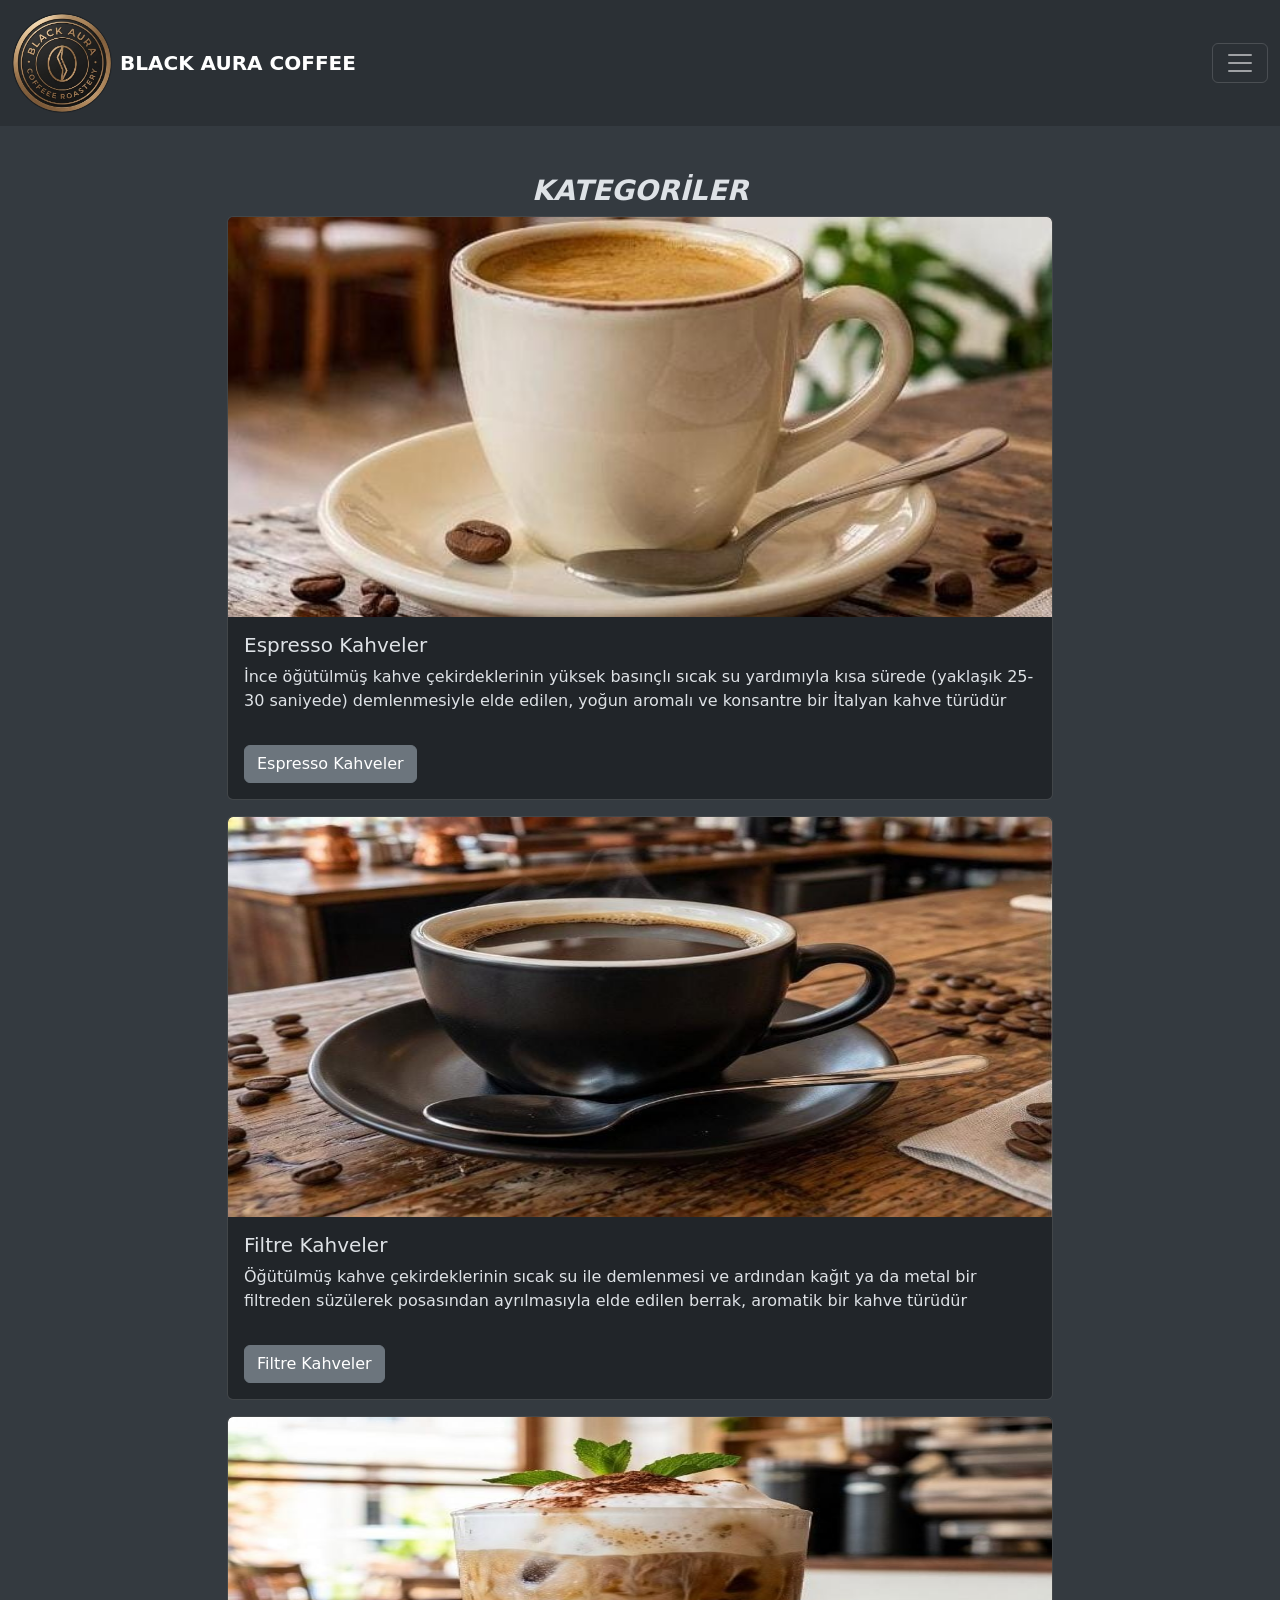
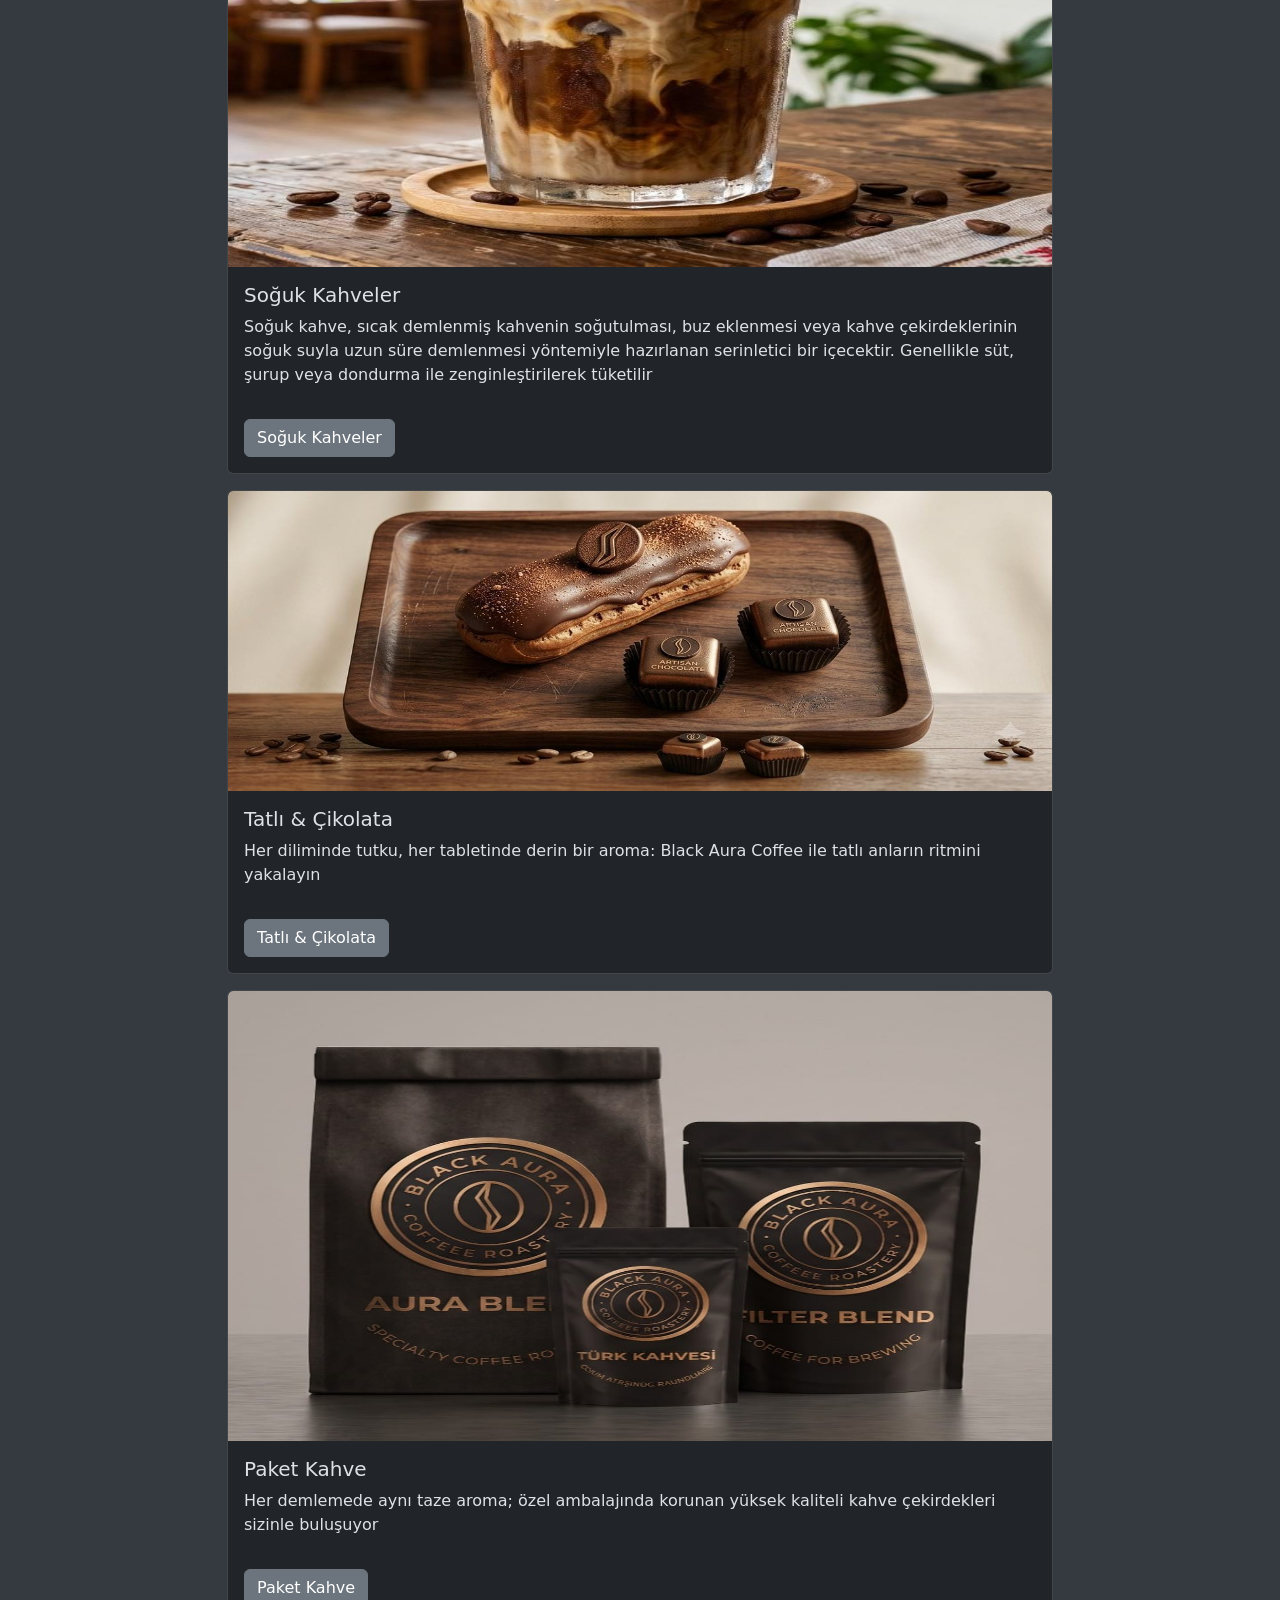
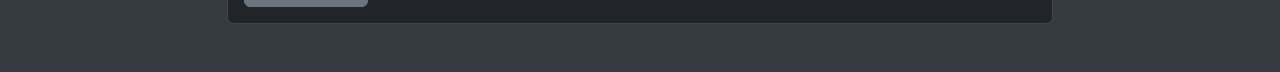
<file: index.html>
<!DOCTYPE html>
<html lang="tr" data-bs-theme="dark">
    <head>
        <meta charset="utf-8">
        <meta name="viewport" content="width=device-width" initial-scale="1">
        <title>KAHVE DÜNYASI | MENÜ</title>
        <link href="https://cdn.jsdelivr.net/npm/bootstrap@5.3.8/dist/css/bootstrap.min.css" rel="stylesheet" integrity="sha384-sRIl4kxILFvY47J16cr9ZwB07vP4J8+LH7qKQnuqkuIAvNWLzeN8tE5YBujZqJLB" crossorigin="anonymous">
        <link rel="stylesheet" href="style.css">
    </head>
    <body class="bg-body-secondary">
        <header>
            <nav class="navbar bg-body-tertiary">
              <div class="container-fluid">
                <a class="navbar-brand d-flex align-items-center" href="#">
                     <img src="resim/blackaura.jpeg" class=" border border-dark rounded-circle me-2" 
                     style="width: 100px; height: 100px; object-fit: cover;"><strong>BLACK AURA COFFEE</strong></a>
                     <!--logoyu ekledik link şeklinde ve boyutunu yazdık.d-flex yan yana durmalarını sağladı
                     resim ve yazının hangisine tıklasan da tek link şeklinde-->
                <button class="navbar-toggler" 
                type="button" 
                data-bs-toggle="offcanvas" 
                data-bs-target="#bilgiPaneli" 
                aria-controls="bilgiPaneli" 
                aria-label="Toggle navigation">
          <span class="navbar-toggler-icon"></span>
        </button>
        </div>
            </nav>
        </header>

        <main class="container my-5">
            <div class="row row justify-content-center">
                <div class="col-12 col-md-6" id="col-md-6">
                    <h2 class="fs-3 fw-bold text-center fst-italic">KATEGORİLER</h2>
                    <div class="d-grid gap-3">

                  <div class="card category-card">
                   <img src="resim/espressocoffe.jpeg" class="card-img-top " id="espresso" style="height: 400px; object-fit: cover;" alt="Coffe">
                  <div class="card-body">
                <h5 class="card-title">Espresso Kahveler</h5>
                 <p class="card-text">İnce öğütülmüş kahve çekirdeklerinin yüksek basınçlı sıcak su yardımıyla kısa sürede (yaklaşık 25-30 saniyede) demlenmesiyle elde edilen, yoğun aromalı ve konsantre bir İtalyan kahve türüdür</p>
            </div>
            <div class="card-body">
              <a class="btn btn-secondary" href="espresso.html" role="button">Espresso Kahveler</a>
              
              </div>
             </div>
                 <div class="card category-card">
                   <img src="resim/filtrekahve.jpeg" id="filtre" class="card-img-top "  object-fit: cover; alt="Coffe">
                  <div class="card-body">
                <h5 class="card-title">Filtre Kahveler</h5>
                 <p class="card-text">Öğütülmüş kahve çekirdeklerinin sıcak su ile demlenmesi ve ardından kağıt ya da metal bir filtreden süzülerek posasından ayrılmasıyla elde edilen berrak, aromatik bir kahve türüdür</p>
            </div>
            <div class="card-body">
              <a class="btn btn-secondary" href="filtrekahve.html" role="button">Filtre Kahveler</a>
              </div>
             </div>

                 <div class="card category-card">
                   <img src="resim/sogukkahve.jpeg" id="soguk" class="card-img-top "  object-fit: fiil;  alt="Coffe">
                  <div class="card-body">
                <h5 class="card-title">Soğuk Kahveler</h5>
                 <p class="card-text">Soğuk kahve, sıcak demlenmiş kahvenin soğutulması, buz eklenmesi veya kahve çekirdeklerinin soğuk suyla uzun süre demlenmesi yöntemiyle hazırlanan serinletici bir içecektir. Genellikle süt, şurup veya dondurma ile zenginleştirilerek tüketilir</p>
            </div>
            <div class="card-body">
              <a class="btn btn-secondary" href="sogukkahve.html" role="button">Soğuk Kahveler</a>
              </div>
             </div>
             
             <div class="card category-card ">
                   <img src="resim/tatlicikolata.jpeg" class="card-img-top "  style="height: 300px; object-fit: fill;" alt="Coffe">
                  <div class="card-body">
                <h5 class="card-title">Tatlı & Çikolata</h5>
                 <p class="card-text">Her diliminde tutku, her tabletinde derin bir aroma: Black Aura Coffee ile tatlı anların ritmini yakalayın</p>
            </div>
            <div class="card-body">
              <a class="btn btn-secondary" href="tatli.html" role="button">Tatlı & Çikolata</a>
              </div>
             </div>

             <div class="card category-card">
                   <img src="resim/paketkahvee.jpeg" id="kahve" class="card-img-top "  object-fit: fill; alt="Coffe">
                  <div class="card-body">
                <h5 class="card-title">Paket Kahve</h5>
                 <p class="card-text">Her demlemede aynı taze aroma; özel ambalajında korunan yüksek kaliteli kahve çekirdekleri sizinle buluşuyor</p>
            </div>
            <div class="card-body">
              <a class="btn btn-secondary" href="paketkahve.html" role="button">Paket Kahve</a>
              </div>
             </div>
             
                    </div>
                </div>

            </div>
        </main>
            <div class="offcanvas offcanvas-start text-bg-dark" tabindex="-1"  id="bilgiPaneli" aria-labelledby="offcanvasDarkLabel">
              <div class="offcanvas-header">
                <h5 class="offcanvas-title" id="offcanvasDarkLabel">☕ MAĞAZA BİLGİLERİ & İLETİŞİM</h5>
                  <button type="button" class="btn-close btn-close-white" data-bs-dismiss="offcanvas" aria-label="Close"></button>
            </div>
            <div class="offcanvas-body">
                <p>Black Aura Coffee 6 ülkede toplam 1000'e yakın satış noktası bulunan bir kafedir.
                   Öğütülmüş kahve çeşitleri ile zengin lezzetler sizi beklemektedir.
                </p>
          </div>
          <div class="offcanvas-body">
             <img src="resim/cekirdekkahve.jpg" style="width: 350px; height: 350px; ">
            </div>
  <div class="offcanvas-body">
    <div class="container" >
      <div class="row ">
        <div class="col-12 col-md-12">
            <h6 class="fw-bold border-bottom ">Hakkımızda</h6>
            <div>
              <p>Black Aura Coffee, Türkiye merkezli bir kahve ve çikolata markası olarak
                faaliyet gösteren, perakende kafe işletmeciliği
                 ile üretim alanlarını bir araya getiren bir kuruluştur.</p>
            </div>
            
        <div class="col-12 col-md-12 ">
            <h6 class="fw-bold border-bottom pb-2">İletişim & Adres</h6>
            <ul>
              <li>İletişim: 0346 798 83 83</li>
              <li>Adres: Gültepe Mah. Farabi Cd. No:22
                <br>
                58080 Okullar Bölgesi 
                <br>
                Sivas/Merkez</li>
            </ul>
        </div>
        <div class="col-12 col-md-12">
            <h6 class="fw-bold border-bottom pb-2">Sıkça Sorulan Sorular</h6>
        </div>
      </div>
    </div>
  </div>
  </div> 
            </div>
        <!-- 1. Genel Bilgi -->
        <div class="col-12 col-md-4">
</div>
         <script src="https://cdn.jsdelivr.net/npm/bootstrap@5.3.8/dist/js/bootstrap.bundle.min.js" integrity="sha384-FKyoEForCGlyvwx9Hj09JcYn3nv7wiPVlz7YYwJrWVcXK/BmnVDxM+D2scQbITxI" crossorigin="anonymous"></script>
    </body>
</html>
</file>
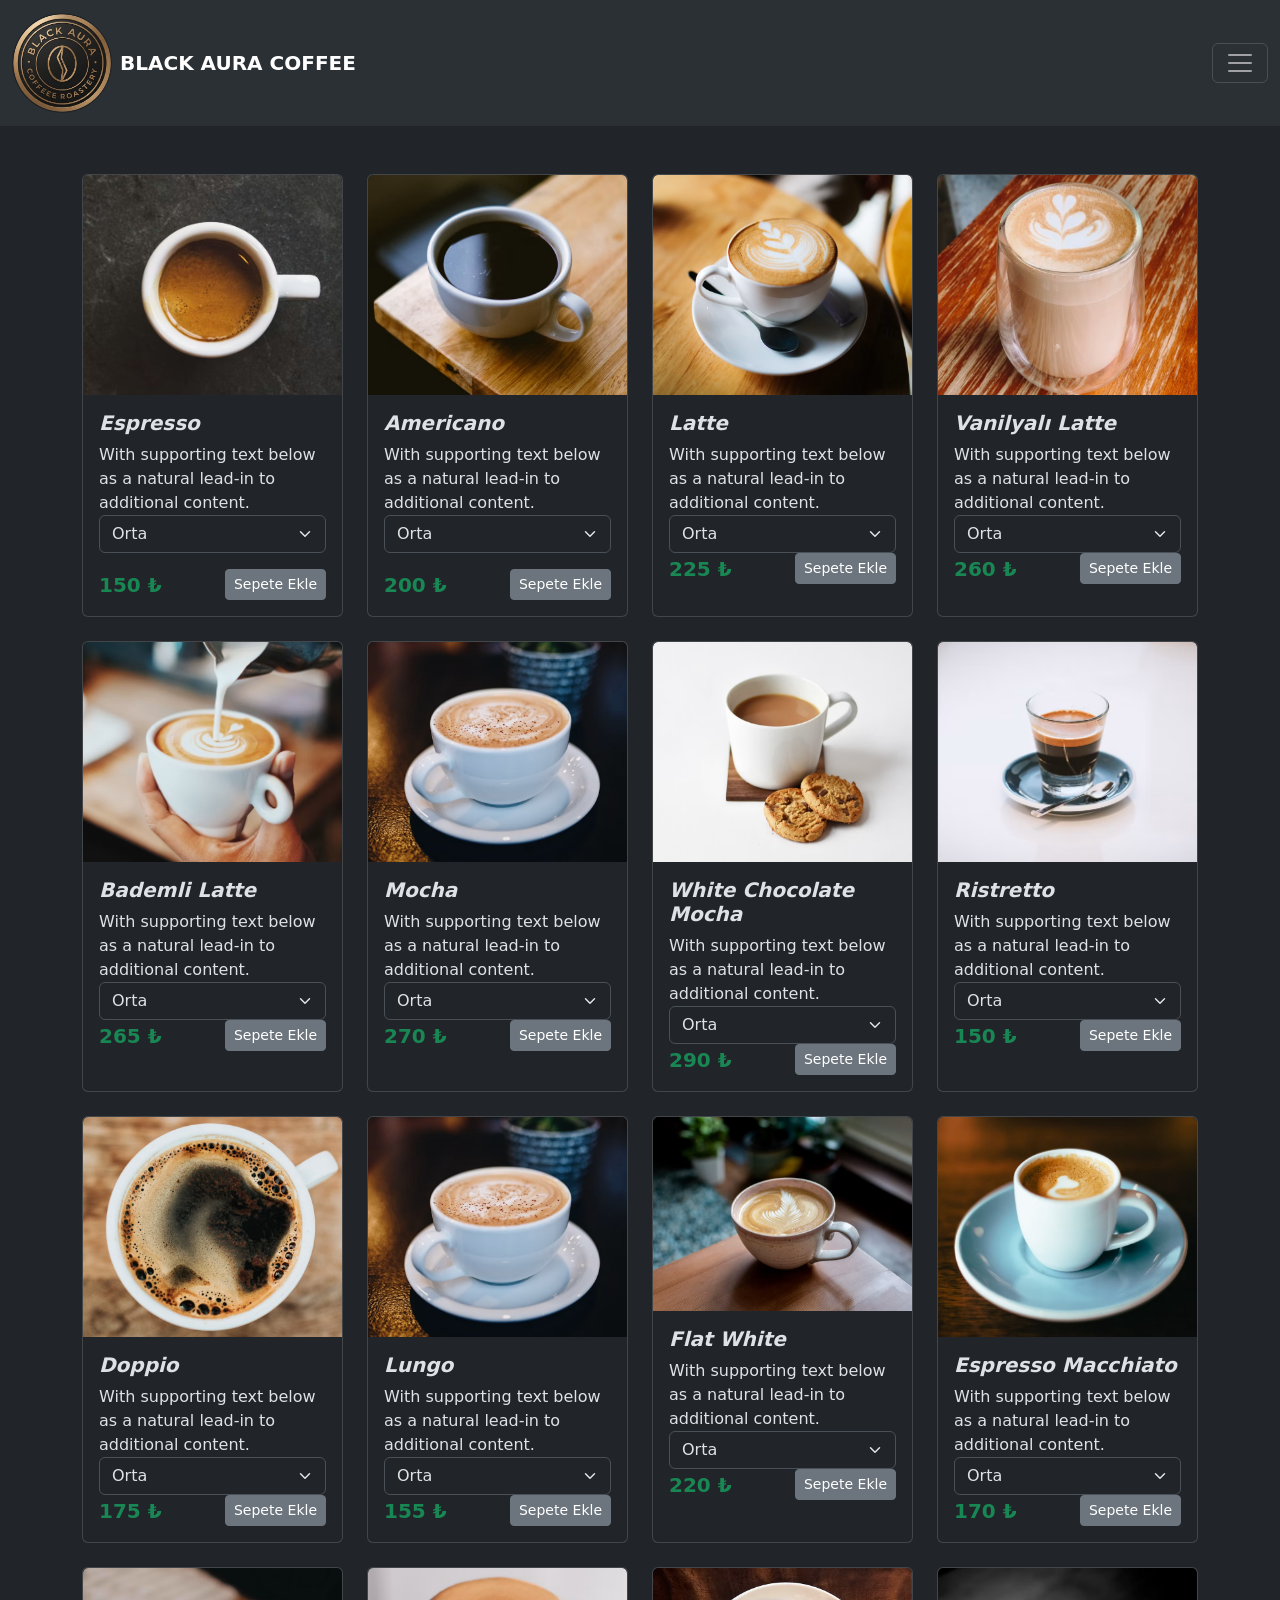
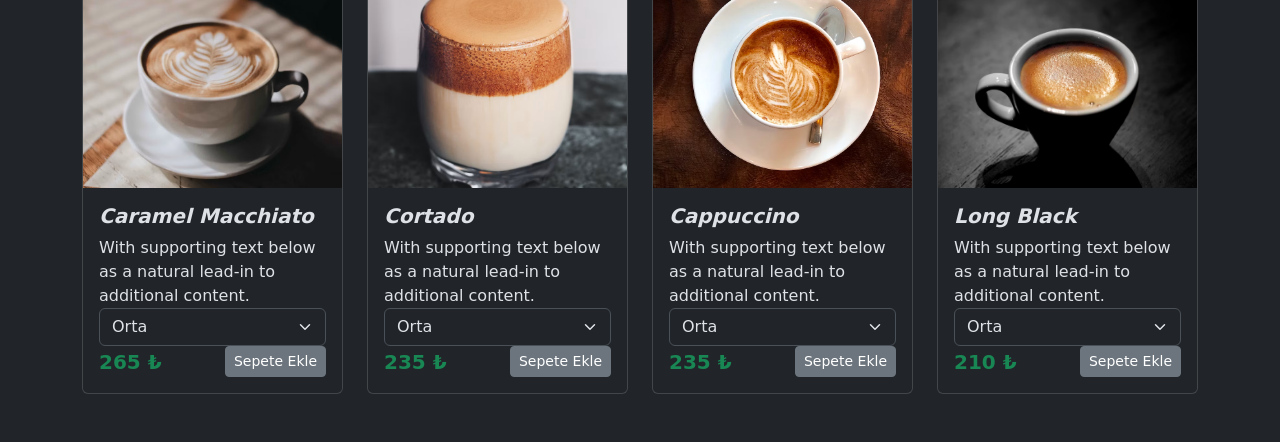
<file: espresso.html>
<!DOCTYPE html>
<html lang="tr" data-bs-theme="dark">
    <head>
         <meta charset="utf-8">
        <meta name="viewport" content="width=device-width" initial-scale="1">
        <title>KAHVE DÜNYASI | MENÜ</title>
        <link href="https://cdn.jsdelivr.net/npm/bootstrap@5.3.8/dist/css/bootstrap.min.css" rel="stylesheet" integrity="sha384-sRIl4kxILFvY47J16cr9ZwB07vP4J8+LH7qKQnuqkuIAvNWLzeN8tE5YBujZqJLB" crossorigin="anonymous">
        <link rel="stylesheet" href="style.css">
    </head>
        <body class="bg-dark">
        <header >
            <nav class="navbar bg-body-tertiary">
              <div class="container-fluid">
                <a class="navbar-brand d-flex align-items-center" href="#">
                     <img src="resim/blackaura.jpeg" class=" border border-dark rounded-circle me-2" 
                     style="width: 100px; height: 100px; object-fit: cover;"><strong>BLACK AURA COFFEE</strong></a>
                     <!--logoyu ekledik link şeklinde ve boyutunu yazdık.d-flex yan yana durmalarını sağladı
                     resim ve yazının hangisine tıklasan da tek link şeklinde-->
                <button class="navbar-toggler" 
                type="button" 
                data-bs-toggle="offcanvas" 
                data-bs-target="#bilgiPaneli" 
                aria-controls="bilgiPaneli" 
                aria-label="Toggle navigation">
          <span class="navbar-toggler-icon"></span>
        </button>
        </div>
            </nav>
        </header>
        
        <main class="container my-5">
            <div class="row g-4">
            <div class="col-12 col-md-6 col-lg-3">
                         <!--kartlar arasına dikey ve yatayda eşit ızgara boşluğu koyar.-->
                <div class="card product-card">
           <img src="resim/espressoresim/espresso.avif" class="card-img-top" alt="espresso" style="height: 220px; object-fit: cover;">
             <div class="card-body">
                <div>
                    <h5 class="card-title fst-italic fw-bold">Espresso</h5>
                    <p class="card-text">With supporting text below as a natural lead-in to additional content.</p>
                </div>
                <select class="form-select" aria-label="Default select example" onchange="updatePrice(this)">
                <option value="kücük" data-price="130">Küçük</option>
              <option value="orta" data-price="150" selected>Orta</option>
              <option value="büyük" data-price="170">Büyük</option>
          </select>
              <div class="d-flex justify-content-between align-items-center mt-3">
            <!--burda div e verilen class fiyat ve seete ekle butonu arası mesafe ayarı için-->
          <span class="fw-bold fs-5 text-success price-display ">150 ₺</span>
          <button type="button" class="btn btn-secondary btn-sm">Sepete Ekle</button>
           </div>
              </div>
            </div>
            </div>

            <div class="col-12 col-md-6 col-lg-3">
                        <div class="card product-card">
           <img src="resim/espressoresim/americano.avif" class="card-img-top" alt="americano" style="height: 220px; object-fit: cover;">
             <div class="card-body">
                <div>
                    <h5 class="card-title fst-italic fw-bold">Americano</h5>
                    <p class="card-text">With supporting text below as a natural lead-in to additional content.</p>
                </div>
                <select class="form-select" aria-label="Default select example" onchange="updatePrice(this)">
                <option value="kücük" data-price="180">Küçük</option>
              <option value="orta" data-price="200" selected>Orta</option>
              <option value="büyük" data-price="220">Büyük</option>
          </select>
          <div class="d-flex justify-content-between align-items-center mt-3">
            <!--burda div e verilen class fiyat ve seete ekle butonu arası mesafe ayarı için-->
          <span class="fw-bold fs-5 text-success price-display ">200 ₺</span>
          <button type="button" class="btn btn-secondary btn-sm">Sepete Ekle</button>
           </div>
              </div>
            </div>
            </div>

            <div class="col-12 col-md-6 col-lg-3">
                        <div class="card product-card">
           <img src="resim/espressoresim/latte.avif" id="latte" class="card-img-top" alt="latte" class="card-img-top" alt="latte" style="height: 220px;
object-fit: cover;" >
             <div class="card-body">
                <div>
                    <h5 class="card-title fst-italic fw-bold">Latte</h5>
                    <p class="card-text">With supporting text below as a natural lead-in to additional content.</p>
                </div>
                <select class="form-select" aria-label="Default select example" onchange="updatePrice(this)">
                <option value="kücük" data-price="215">Küçük</option>
              <option value="orta" data-price="225" selected>Orta</option>
              <option value="büyük" data-price="240">Büyük</option>
          </select>
              <div class="d-flex justify-content-between align-items-center" mt-3>
            <!--burda div e verilen class fiyat ve seete ekle butonu arası mesafe ayarı için-->
          <span class="fw-bold fs-5 text-success price-display">225 ₺</span>
          <button type="button" class="btn btn-secondary btn-sm">Sepete Ekle</button>
           </div>
              </div>
            </div>
            </div>
                       <div class="col-12 col-md-6 col-lg-3">
                         <!--kartlar arasına dikey ve yatayda eşit ızgara boşluğu koyar.-->
                <div class="card product-card">
           <img src="resim/espressoresim/vanilyalilatte.avif" class="card-img-top" alt="vanilyalilatte" class="card-img-top" alt="Espresso" style="height: 220px; object-fit: cover;">
             <div class="card-body">
                <div>
                    <h5 class="card-title fst-italic fw-bold">Vanilyalı Latte</h5>
                    <p class="card-text">With supporting text below as a natural lead-in to additional content.</p>
                </div>
                <select class="form-select" aria-label="Default select example" onchange="updatePrice(this)">
                <option value="kücük" data-price="240">Küçük</option>
              <option value="orta" data-price="260" selected>Orta</option>
              <option value="büyük" data-price="275">Büyük</option>
          </select>
              <div class="d-flex justify-content-between align-items-center" mt-3>
            <!--burda div e verilen class fiyat ve seete ekle butonu arası mesafe ayarı için-->
          <span class="fw-bold fs-5 text-success price-display">260 ₺</span>
          <button type="button" class="btn btn-secondary btn-sm">Sepete Ekle</button>
           </div>
              </div>
            </div>
            </div>
                       <div class="col-12 col-md-6 col-lg-3">
                         <!--kartlar arasına dikey ve yatayda eşit ızgara boşluğu koyar.-->
                <div class="card product-card">
           <img src="resim/espressoresim/bademlilatte.avif" class="card-img-top" alt="bademlilatte" style="height: 220px; object-fit: cover;">
             <div class="card-body">
                <div>
                    <h5 class="card-title fst-italic fw-bold">Bademli Latte</h5>
                    <p class="card-text">With supporting text below as a natural lead-in to additional content.</p>
                </div>
                <select class="form-select" aria-label="Default select example" onchange="updatePrice(this)">
                <option value="kücük" data-price="250">Küçük</option>
              <option value="orta" data-price="265" selected>Orta</option>
              <option value="büyük" data-price="280">Büyük</option>
          </select>
              <div class="d-flex justify-content-between align-items-center" mt-3>
            <!--burda div e verilen class fiyat ve seete ekle butonu arası mesafe ayarı için-->
          <span class="fw-bold fs-5 text-success price-display">265 ₺</span>
          <button type="button" class="btn btn-secondary btn-sm">Sepete Ekle</button>
           </div>
              </div>
            </div>
            </div>

                       <div class="col-12 col-md-6 col-lg-3">
                         <!--kartlar arasına dikey ve yatayda eşit ızgara boşluğu koyar.-->
                <div class="card product-card">
           <img src="resim/espressoresim/mocha.avif" id="mocha" class="card-img-top" alt="mocha" style="height: 220px; object-fit: cover;" >
             <div class="card-body">
                <div>
                    <h5 class="card-title fst-italic fw-bold">Mocha</h5>
                    <p class="card-text">With supporting text below as a natural lead-in to additional content.</p>
                </div>
                <select class="form-select" aria-label="Default select example" onchange="updatePrice(this)">
                <option value="kücük" data-price="260">Küçük</option>
              <option value="orta" data-price="270" selected>Orta</option>
              <option value="büyük" data-price="280">Büyük</option>
          </select>
              <div class="d-flex justify-content-between align-items-center" mt-3>
            <!--burda div e verilen class fiyat ve seete ekle butonu arası mesafe ayarı için-->
          <span class="fw-bold fs-5 text-success price-display">270 ₺</span>
          <button type="button" class="btn btn-secondary btn-sm">Sepete Ekle</button>
           </div>
              </div>
            </div>
            </div>
                       <div class="col-12 col-md-6 col-lg-3">
                         <!--kartlar arasına dikey ve yatayda eşit ızgara boşluğu koyar.-->
                <div class="card product-card">
           <img src="resim/espressoresim/whitemocha.avif" class="card-img-top" alt="whitemocha" style="height: 220px; object-fit: cover; ">
             <div class="card-body">
                <div>
                    <h5 class="card-title fst-italic fw-bold">White Chocolate Mocha</h5>
                    <p class="card-text">With supporting text below as a natural lead-in to additional content.</p>
                </div>
                <select class="form-select" aria-label="Default select example" onchange="updatePrice(this)">
                 <option value="kücük" data-price="270">Küçük</option>
              <option value="orta" data-price="290" selected>Orta</option>
              <option value="büyük" data-price="310">Büyük</option>
          </select>
              <div class="d-flex justify-content-between align-items-center" mt-3>
            <!--burda div e verilen class fiyat ve seete ekle butonu arası mesafe ayarı için-->
          <span class="fw-bold fs-5 text-success price-display">290 ₺</span>
          <button type="button" class="btn btn-secondary btn-sm">Sepete Ekle</button>
           </div>
              </div>
            </div>
            </div>
                       <div class="col-12 col-md-6 col-lg-3">
                         <!--kartlar arasına dikey ve yatayda eşit ızgara boşluğu koyar.-->
                <div class="card product-card">
           <img src="resim/espressoresim/ristretto.avif" class="card-img-top" alt="ristretto" style="height: 220px; object-fit: cover;">
             <div class="card-body">
                <div>
                    <h5 class="card-title fst-italic fw-bold">Ristretto</h5>
                    <p class="card-text">With supporting text below as a natural lead-in to additional content.</p>
                </div>
                <select class="form-select" aria-label="Default select example" onchange="updatePrice(this)">
                <option value="kücük" data-price="130">Küçük</option>
              <option value="orta" data-price="150" selected>Orta</option>
              <option value="büyük" data-price="165">Büyük</option>
          </select>
              <div class="d-flex justify-content-between align-items-center" mt-3>
            <!--burda div e verilen class fiyat ve seete ekle butonu arası mesafe ayarı için-->
          <span class="fw-bold fs-5 text-success price-display">150 ₺</span>
          <button type="button" class="btn btn-secondary btn-sm">Sepete Ekle</button>
           </div>
              </div>
            </div>
            </div>
                       <div class="col-12 col-md-6 col-lg-3">
                         <!--kartlar arasına dikey ve yatayda eşit ızgara boşluğu koyar.-->
                <div class="card product-card">
           <img src="resim/espressoresim/doppio.avif" class="card-img-top" alt="doppio" style="height: 220px; object-fit: cover;">
             <div class="card-body">
                <div>
                    <h5 class="card-title fst-italic fw-bold">Doppio</h5>
                    <p class="card-text">With supporting text below as a natural lead-in to additional content.</p>
                </div>
                <select class="form-select" aria-label="Default select example" onchange="updatePrice(this)">
                <option value="kücük" data-price="155">Küçük</option>
              <option value="orta" data-price="175" selected>Orta</option>
              <option value="büyük" data-price="190">Büyük</option>
          </select>
              <div class="d-flex justify-content-between align-items-center" mt-3>
            <!--burda div e verilen class fiyat ve seete ekle butonu arası mesafe ayarı için-->
          <span class="fw-bold fs-5 text-success price-display">175 ₺</span>
          <button type="button" class="btn btn-secondary btn-sm">Sepete Ekle</button>
           </div>
              </div>
            </div>
            </div>
                       <div class="col-12 col-md-6 col-lg-3">
                         <!--kartlar arasına dikey ve yatayda eşit ızgara boşluğu koyar.-->
                <div class="card product-card">
           <img src="resim/espressoresim/lungoavif.avif" id="lungo" class="card-img-top" alt="lungo" style="height: 220px; object-fit: cover;">
             <div class="card-body">
                <div>
                    <h5 class="card-title fst-italic fw-bold">Lungo</h5>
                    <p class="card-text">With supporting text below as a natural lead-in to additional content.</p>
                </div>
                <select class="form-select" aria-label="Default select example" onchange="updatePrice(this)">
                 <option value="kücük" data-price="135">Küçük</option>
              <option value="orta" data-price="155" selected>Orta</option>
              <option value="büyük" data-price="170">Büyük</option>
          </select>
              <div class="d-flex justify-content-between align-items-center" mt-3>
            <!--burda div e verilen class fiyat ve seete ekle butonu arası mesafe ayarı için-->
          <span class="fw-bold fs-5 text-success price-display">155 ₺</span>
          <button type="button" class="btn btn-secondary btn-sm">Sepete Ekle</button>
           </div>
              </div>
            </div>
            </div>
                       <div class="col-12 col-md-6 col-lg-3">
                         <!--kartlar arasına dikey ve yatayda eşit ızgara boşluğu koyar.-->
                <div class="card product-card">
           <img src="resim/espressoresim/flatwhite.avif" class="card-img-top" alt="flatwhite">
             <div class="card-body">
                <div>
                    <h5 class="card-title fst-italic fw-bold">Flat White</h5>
                    <p class="card-text">With supporting text below as a natural lead-in to additional content.</p>
                </div>
                <select class="form-select" aria-label="Default select example" onchange="updatePrice(this)">
                <option value="kücük" data-price="210">Küçük</option>
              <option value="orta" data-price="220" selected>Orta</option>
              <option value="büyük" data-price="230">Büyük</option>
          </select>
              <div class="d-flex justify-content-between align-items-center" mt-3>
            <!--burda div e verilen class fiyat ve seete ekle butonu arası mesafe ayarı için-->
          <span class="fw-bold fs-5 text-success price-display">220 ₺</span>
          <button type="button" class="btn btn-secondary btn-sm">Sepete Ekle</button>
           </div>
              </div>
            </div>
            </div>
                       <div class="col-12 col-md-6 col-lg-3">
                         <!--kartlar arasına dikey ve yatayda eşit ızgara boşluğu koyar.-->
                <div class="card product-card">
           <img src="resim/espressoresim/espressomachiato.avif" id="espressomachiato" class="card-img-top" alt="espressomachiato" style="height: 220px; object-fit: cover;">
             <div class="card-body">
                <div>
                    <h5 class="card-title fst-italic fw-bold">Espresso Macchiato</h5>
                    <p class="card-text">With supporting text below as a natural lead-in to additional content.</p>
                </div>
                <select class="form-select" aria-label="Default select example" onchange="updatePrice(this)">
                <option value="kücük" data-price="150">Küçük</option>
              <option value="orta" data-price="170" selected>Orta</option>
              <option value="büyük" data-price="200">Büyük</option>
          </select>
              <div class="d-flex justify-content-between align-items-center" mt-3>
            <!--burda div e verilen class fiyat ve seete ekle butonu arası mesafe ayarı için-->
          <span class="fw-bold fs-5 text-success price-display">170 ₺</span>
          <button type="button" class="btn btn-secondary btn-sm">Sepete Ekle</button>
           </div>
              </div>
            </div>
            </div>
                       <div class="col-12 col-md-6 col-lg-3">
                         <!--kartlar arasına dikey ve yatayda eşit ızgara boşluğu koyar.-->
                <div class="card product-card">
           <img src="resim/espressoresim/caramelmacchiato.avif" class="card-img-top" alt="caramelmacchiato" style="height: 220px; object-fit: cover;">
             <div class="card-body">
                <div>
                    <h5 class="card-title fst-italic fw-bold">Caramel Macchiato</h5>
                    <p class="card-text">With supporting text below as a natural lead-in to additional content.</p>
                </div>
                <select class="form-select" aria-label="Default select example" onchange="updatePrice(this)">
                <option value="kücük" data-price="250">Küçük</option>
              <option value="orta" data-price="265" selected>Orta</option>
              <option value="büyük" data-price="280">Büyük</option>
          </select>
              <div class="d-flex justify-content-between align-items-center" mt-3>
            <!--burda div e verilen class fiyat ve seete ekle butonu arası mesafe ayarı için-->
          <span class="fw-bold fs-5 text-success price-display">265 ₺</span>
          <button type="button" class="btn btn-secondary btn-sm">Sepete Ekle</button>
           </div>
              </div>
            </div>
            </div>
                       <div class="col-12 col-md-6 col-lg-3">
                         <!--kartlar arasına dikey ve yatayda eşit ızgara boşluğu koyar.-->
                <div class="card product-card">
           <img src="resim/espressoresim/cortado.avif" id="cortado" class="card-img-top" alt="cortado" style="height: 220px; object-fit: cover;">
             <div class="card-body">
                <div>
                    <h5 class="card-title fst-italic fw-bold">Cortado</h5>
                    <p class="card-text">With supporting text below as a natural lead-in to additional content.</p>
                </div>
                <select class="form-select" aria-label="Default select example" onchange="updatePrice(this)">
                <option value="kücük" data-price="210">Küçük</option>
              <option value="orta" data-price="235" selected>Orta</option>
              <option value="büyük" data-price="250">Büyük</option>
          </select>
              <div class="d-flex justify-content-between align-items-center" mt-3>
            <!--burda div e verilen class fiyat ve seete ekle butonu arası mesafe ayarı için-->
          <span class="fw-bold fs-5 text-success price-display">235 ₺</span>
          <button type="button" class="btn btn-secondary btn-sm">Sepete Ekle</button>
           </div>
              </div>
            </div>
            </div>
                       <div class="col-12 col-md-6 col-lg-3">
                         <!--kartlar arasına dikey ve yatayda eşit ızgara boşluğu koyar.-->
                <div class="card product-card">
           <img src="resim/espressoresim/cappuccino.avif" class="card-img-top" alt="cappuccino" style="height: 220px; object-fit: cover;">
             <div class="card-body">
                <div>
                    <h5 class="card-title fst-italic fw-bold">Cappuccino</h5>
                    <p class="card-text">With supporting text below as a natural lead-in to additional content.</p>
                </div>
                <select class="form-select" aria-label="Default select example" onchange="updatePrice(this)">
                <option value="kücük" data-price="210">Küçük</option>
              <option value="orta" data-price="235" selected>Orta</option>
              <option value="büyük" data-price="255">Büyük</option>
          </select>
              <div class="d-flex justify-content-between align-items-center" mt-3>
            <!--burda div e verilen class fiyat ve seete ekle butonu arası mesafe ayarı için-->
          <span class="fw-bold fs-5 text-success price-display">235 ₺</span>
          <button type="button" class="btn btn-secondary btn-sm">Sepete Ekle</button>
           </div>
              </div>
            </div>
            </div>
                       <div class="col-12 col-md-6 col-lg-3">
                         <!--kartlar arasına dikey ve yatayda eşit ızgara boşluğu koyar.-->
                <div class="card product-card">
           <img src="resim/espressoresim/longblack.avif" class="card-img-top" alt="longblack" style="height: 220px; object-fit: cover;">
             <div class="card-body">
                <div>
                    <h5 class="card-title fst-italic fw-bold">Long Black</h5>
                    <p class="card-text">With supporting text below as a natural lead-in to additional content.</p>
                </div>
                <select class="form-select" aria-label="Default select example" onchange="updatePrice(this)">
                <option value="kücük" data-price="185">Küçük</option>
              <option value="orta" data-price="210" selected>Orta</option>
              <option value="büyük" data-price="235">Büyük</option>
          </select>
              <div class="d-flex justify-content-between align-items-center" mt-3>
            <!--burda div e verilen class fiyat ve seete ekle butonu arası mesafe ayarı için-->
          <span class="fw-bold fs-5 text-success price-display">210 ₺</span>
          <button type="button" class="btn btn-secondary btn-sm">Sepete Ekle</button>
           </div>
              </div>
            </div>
            </div>
            </div>
        </main>

        <div class="offcanvas offcanvas-start text-bg-dark" tabindex="-1"  id="bilgiPaneli" aria-labelledby="offcanvasDarkLabel">
              <div class="offcanvas-header">
                <h5 class="offcanvas-title" id="offcanvasDarkLabel">☕ MAĞAZA BİLGİLERİ & İLETİŞİM</h5>
                  <button type="button" class="btn-close btn-close-white" data-bs-dismiss="offcanvas" aria-label="Close"></button>
            </div>
            <div class="offcanvas-body">
                <p>Black Aura Coffee 6 ülkede toplam 1000'e yakın satış noktası bulunan bir kafedir.
                   Öğütülmüş kahve çeşitleri ile zengin lezzetler sizi beklemektedir.
                </p>
          </div>
          <div class="offcanvas-body">
             <img src="resim/cekirdekkahve.jpg" style="width: 350px; height: 350px; ">
            </div>
  <div class="offcanvas-body">
    <div class="container" >
      <div class="row ">
        <div class="col-12 col-md-12">
            <h6 class="fw-bold border-bottom ">Hakkımızda</h6>
            <div>
              <p>Black Aura Coffee, Türkiye merkezli bir kahve ve çikolata markası olarak
                faaliyet gösteren, perakende kafe işletmeciliği
                 ile üretim alanlarını bir araya getiren bir kuruluştur.</p>
            </div>
            
        <div class="col-12 col-md-12 ">
            <h6 class="fw-bold border-bottom pb-2">İletişim & Adres</h6>
            <ul>
              <li>İletişim: 0346 798 83 83</li>
              <li>Adres: Gültepe Mah. Farabi Cd. No:22
                <br>
                58080 Okullar Bölgesi 
                <br>
                Sivas/Merkez</li>
            </ul>
        </div>
        <div class="col-12 col-md-12">
            <h6 class="fw-bold border-bottom pb-2">Sıkça Sorulan Sorular</h6>
        </div>
      </div>
    </div>
  </div>
  </div> 
            </div>

        <script src="https://cdn.jsdelivr.net/npm/bootstrap@5.3.8/dist/js/bootstrap.bundle.min.js" integrity="sha384-FKyoEForCGlyvwx9Hj09JcYn3nv7wiPVlz7YYwJrWVcXK/BmnVDxM+D2scQbITxI" crossorigin="anonymous"></script>
        
        <script>
          function updatePrice(selectElement) {
            // Seçilen seçeneği (option) yakala
              const selectedOption = selectElement.options[selectElement.selectedIndex];
             // data-price değerini al
               const price = selectedOption.getAttribute('data-price');
              // Eğer geçerli bir fiyat varsa kartın içindeki price-display alanını güncelle
               if (price) {
             const cardBody = selectElement.closest('.card-body');
             const priceDisplay = cardBody.querySelector('.price-display');
                  priceDisplay.textContent = price + ' ₺';
              }
          }
          </script> 
      
      </body>       
</html>
</file>
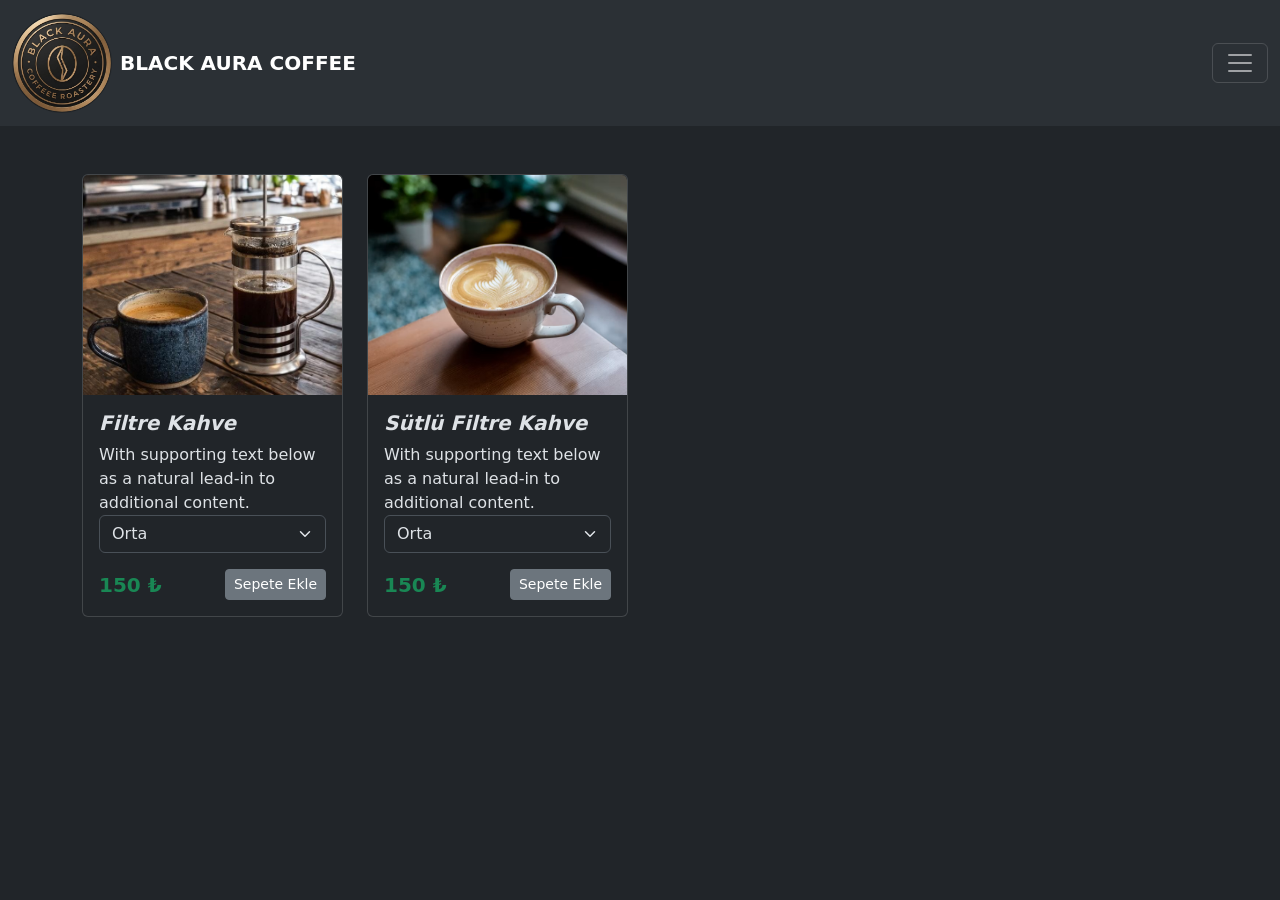
<file: filtrekahve.html>
<!DOCTYPE html>
<html lang="tr" data-bs-theme="dark">
    <head>
         <meta charset="utf-8">
        <meta name="viewport" content="width=device-width" initial-scale="1">
        <title>KAHVE DÜNYASI | MENÜ</title>
        <link href="https://cdn.jsdelivr.net/npm/bootstrap@5.3.8/dist/css/bootstrap.min.css" rel="stylesheet" integrity="sha384-sRIl4kxILFvY47J16cr9ZwB07vP4J8+LH7qKQnuqkuIAvNWLzeN8tE5YBujZqJLB" crossorigin="anonymous">
        <link rel="stylesheet" href="style.css">
    </head>
    <body class="bg-dark">
            <header >
            <nav class="navbar bg-body-tertiary">
              <div class="container-fluid">
                <a class="navbar-brand d-flex align-items-center" href="#">
                     <img src="resim/blackaura.jpeg" class=" border border-dark rounded-circle me-2" 
                     style="width: 100px; height: 100px; object-fit: cover;"><strong>BLACK AURA COFFEE</strong></a>
                     <!--logoyu ekledik link şeklinde ve boyutunu yazdık.d-flex yan yana durmalarını sağladı
                     resim ve yazının hangisine tıklasan da tek link şeklinde-->
                <button class="navbar-toggler" 
                type="button" 
                data-bs-toggle="offcanvas" 
                data-bs-target="#bilgiPaneli" 
                aria-controls="bilgiPaneli" 
                aria-label="Toggle navigation">
          <span class="navbar-toggler-icon"></span>
        </button>
        </div>
            </nav>
        </header>
         <div class="offcanvas offcanvas-start text-bg-dark" tabindex="-1"  id="bilgiPaneli" aria-labelledby="offcanvasDarkLabel">
              <div class="offcanvas-header">
                <h5 class="offcanvas-title" id="offcanvasDarkLabel">☕ MAĞAZA BİLGİLERİ & İLETİŞİM</h5>
                  <button type="button" class="btn-close btn-close-white" data-bs-dismiss="offcanvas" aria-label="Close"></button>
            </div>
            <div class="offcanvas-body">
                <p>Black Aura Coffee 6 ülkede toplam 1000'e yakın satış noktası bulunan bir kafedir.
                   Öğütülmüş kahve çeşitleri ile zengin lezzetler sizi beklemektedir.
                </p>
          </div>
          <div class="offcanvas-body">
             <img src="resim/cekirdekkahve.jpg" style="width: 350px; height: 350px; ">
            </div>
  <div class="offcanvas-body">
    <div class="container" >
      <div class="row ">
        <div class="col-12 col-md-12">
            <h6 class="fw-bold border-bottom ">Hakkımızda</h6>
            <div>
              <p>Black Aura Coffee, Türkiye merkezli bir kahve ve çikolata markası olarak
                faaliyet gösteren, perakende kafe işletmeciliği
                 ile üretim alanlarını bir araya getiren bir kuruluştur.</p>
            </div>
            
        <div class="col-12 col-md-12 ">
            <h6 class="fw-bold border-bottom pb-2">İletişim & Adres</h6>
            <ul>
              <li>İletişim: 0346 798 83 83</li>
              <li>Adres: Gültepe Mah. Farabi Cd. No:22
                <br>
                58080 Okullar Bölgesi 
                <br>
                Sivas/Merkez</li>
            </ul>
        </div>
        <div class="col-12 col-md-12">
            <h6 class="fw-bold border-bottom pb-2">Sıkça Sorulan Sorular</h6>
        </div>
      </div>
    </div>
  </div>
  </div> 
            </div>

            <main class="container my-5">
              <div class="row g-4">
                 <div class="col-12 col-md-6 col-lg-3">
                   <div class="card">
           <img src="resim/filtrekahve/filtrekahve.jpeg" id="filtreee" class="card-img-top" alt="filtrekahve" style="height: 220px; object-fit: cover;">
             <div class="card-body">
                <div>
                    <h5 class="card-title fst-italic fw-bold">Filtre Kahve</h5>
                    <p class="card-text">With supporting text below as a natural lead-in to additional content.</p>
                </div>
                <select class="form-select" aria-label="Default select example" onchange="updatePrice(this)">
                <option value="kücük" data-price="130">Küçük</option>
              <option value="orta" data-price="150" selected>Orta</option>
              <option value="büyük" data-price="170">Büyük</option>
          </select>
              <div class="d-flex justify-content-between align-items-center mt-3">
            <!--burda div e verilen class fiyat ve seete ekle butonu arası mesafe ayarı için-->
          <span class="fw-bold fs-5 text-success price-display ">150 ₺</span>
          <button type="button" class="btn btn-secondary btn-sm">Sepete Ekle</button>
           </div>
              </div>
            </div>
            </div>
                             <div class="col-12 col-md-6 col-lg-3">
                   <div class="card">
           <img src="resim/filtrekahve/sütlüfiltrekahve.avif" class="card-img-top" alt="sütlüfiltre" style="height: 220px; object-fit: cover;">
             <div class="card-body">
                <div>
                    <h5 class="card-title fst-italic fw-bold">Sütlü Filtre Kahve</h5>
                    <p class="card-text">With supporting text below as a natural lead-in to additional content.</p>
                </div>
                <select class="form-select" aria-label="Default select example" onchange="updatePrice(this)">
                <option value="kücük" data-price="130">Küçük</option>
              <option value="orta" data-price="150" selected>Orta</option>
              <option value="büyük" data-price="170">Büyük</option>
          </select>
              <div class="d-flex justify-content-between align-items-center mt-3">
            <!--burda div e verilen class fiyat ve seete ekle butonu arası mesafe ayarı için-->
          <span class="fw-bold fs-5 text-success price-display ">150 ₺</span>
          <button type="button" class="btn btn-secondary btn-sm">Sepete Ekle</button>
           </div>
              </div>
            </div>
            </div>
              </div>
              </div>
             
            </main>
            <script src="https://cdn.jsdelivr.net/npm/bootstrap@5.3.8/dist/js/bootstrap.bundle.min.js" integrity="sha384-FKyoEForCGlyvwx9Hj09JcYn3nv7wiPVlz7YYwJrWVcXK/BmnVDxM+D2scQbITxI" crossorigin="anonymous"></script>
         <script>
          function updatePrice(selectElement) {
            // Seçilen seçeneği (option) yakala
              const selectedOption = selectElement.options[selectElement.selectedIndex];
             // data-price değerini al
               const price = selectedOption.getAttribute('data-price');
              // Eğer geçerli bir fiyat varsa kartın içindeki price-display alanını güncelle
               if (price) {
             const cardBody = selectElement.closest('.card-body');
             const priceDisplay = cardBody.querySelector('.price-display');
                  priceDisplay.textContent = price + ' ₺';
              }
          }
          </script> 
          </body>
</html>
</file>
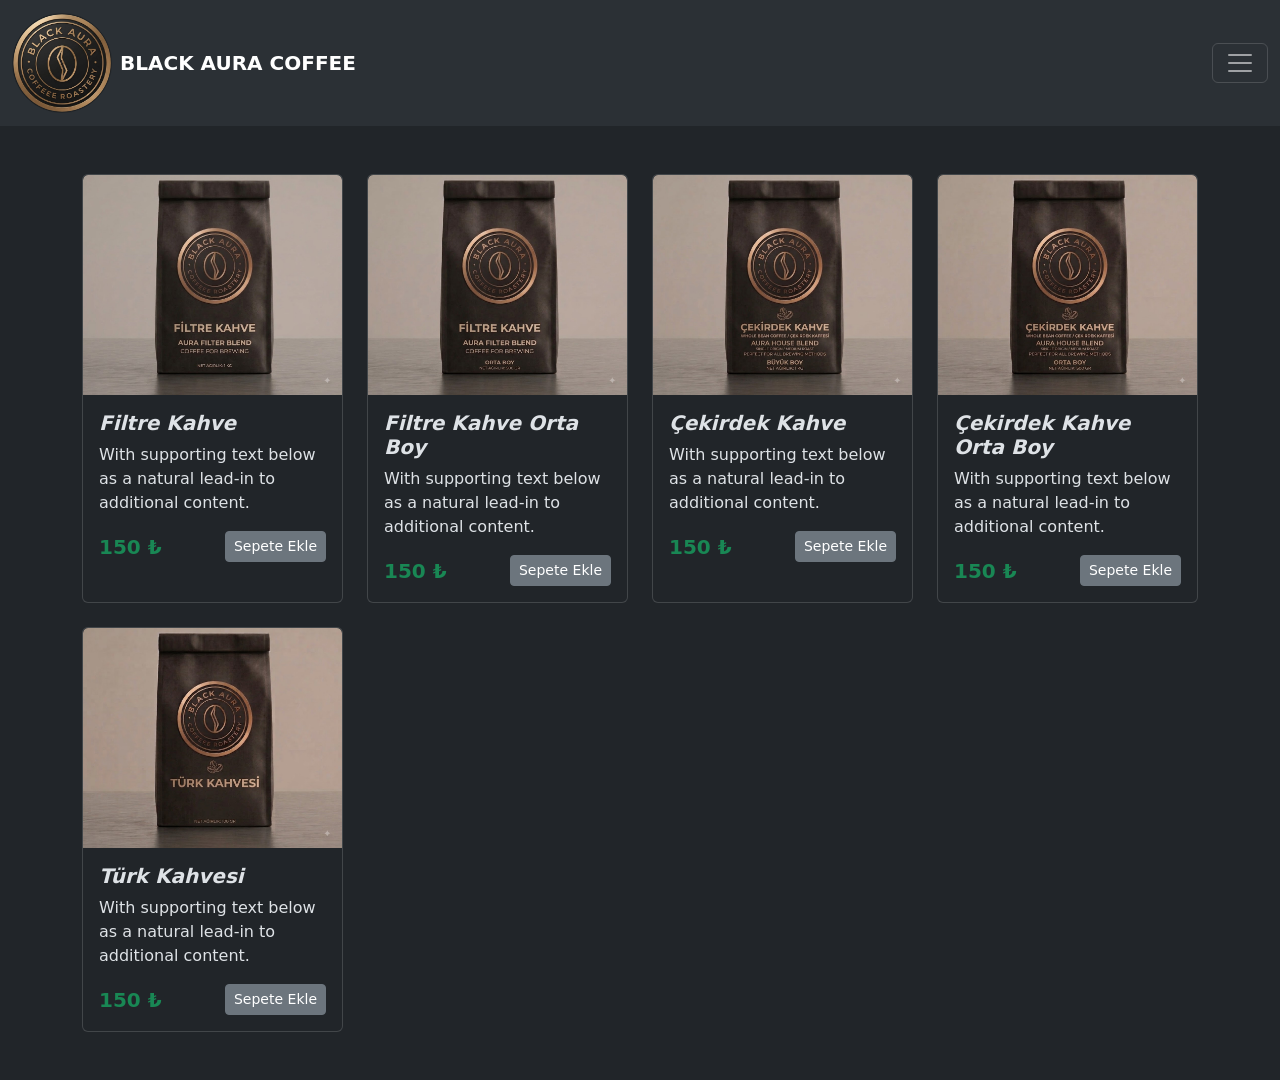
<file: paketkahve.html>
<!DOCTYPE html>
<html data-bs-theme="dark">
    <head>
         <meta charset="utf-8">
        <meta name="viewport" content="width=device-width" initial-scale="1">
        <title>KAHVE DÜNYASI | MENÜ</title>
        <link href="https://cdn.jsdelivr.net/npm/bootstrap@5.3.8/dist/css/bootstrap.min.css" rel="stylesheet" integrity="sha384-sRIl4kxILFvY47J16cr9ZwB07vP4J8+LH7qKQnuqkuIAvNWLzeN8tE5YBujZqJLB" crossorigin="anonymous">
        <link rel="stylesheet" href="style.css">
    </head>
    <body class="bg-dark">
         <header>
            <nav class="navbar bg-body-tertiary">
              <div class="container-fluid">
                <a class="navbar-brand d-flex align-items-center" href="#">
                     <img src="resim/blackaura.jpeg" class=" border border-dark rounded-circle me-2" 
                     style="width: 100px; height: 100px; object-fit: cover;"><strong>BLACK AURA COFFEE</strong></a>
                     <!--logoyu ekledik link şeklinde ve boyutunu yazdık.d-flex yan yana durmalarını sağladı
                     resim ve yazının hangisine tıklasan da tek link şeklinde-->
                <button class="navbar-toggler" 
                type="button" 
                data-bs-toggle="offcanvas" 
                data-bs-target="#bilgiPaneli" 
                aria-controls="bilgiPaneli" 
                aria-label="Toggle navigation">
          <span class="navbar-toggler-icon"></span>
        </button>
        </div>
            </nav>
        </header>

        <main class="container my-5">
    <div class="row g-4">
        <div class="col-12 col-md-6 col-lg-3">
                            <div class="card product-card">
           <img src="resim/paketkahve/paketfiltre.jpg" class="card-img-top paketkahveler " alt="filtre" style="height: 220px; object-fit: cover;">
             <div class="card-body">
                <div>
                    <h5 class="card-title fst-italic fw-bold">Filtre Kahve</h5>
                    <p class="card-text">With supporting text below as a natural lead-in to additional content.</p>
                </div>
              <div class="d-flex justify-content-between align-items-center mt-3">
            <!--burda div e verilen class fiyat ve seete ekle butonu arası mesafe ayarı için-->
          <span class="fw-bold fs-5 text-success price-display ">150 ₺</span>
          <button type="button" class="btn btn-secondary btn-sm">Sepete Ekle</button>
           </div>
              </div>
            </div>
        </div>
         <div class="col-12 col-md-6 col-lg-3">
                            <div class="card product-card">
           <img src="resim/paketkahve/paketfiltreorta.jpg" class="card-img-top paketkahveler" alt="filtreorta" style="height: 220px; object-fit: cover;">
             <div class="card-body">
                <div>
                    <h5 class="card-title fst-italic fw-bold">Filtre Kahve Orta Boy</h5>
                    <p class="card-text">With supporting text below as a natural lead-in to additional content.</p>
                </div>
              <div class="d-flex justify-content-between align-items-center mt-3">
            <!--burda div e verilen class fiyat ve seete ekle butonu arası mesafe ayarı için-->
          <span class="fw-bold fs-5 text-success price-display ">150 ₺</span>
          <button type="button" class="btn btn-secondary btn-sm">Sepete Ekle</button>
           </div>
              </div>
            </div>
        </div>


        <div class="col-12 col-md-6 col-lg-3">
                            <div class="card product-card">
           <img src="resim/paketkahve/paketcekirdek.jpg" class="card-img-top paketkahveler " alt="cekirdek" style="height: 220px; object-fit: cover;">
             <div class="card-body">
                <div>
                    <h5 class="card-title fst-italic fw-bold">Çekirdek Kahve</h5>
                    <p class="card-text">With supporting text below as a natural lead-in to additional content.</p>
                </div>
              <div class="d-flex justify-content-between align-items-center mt-3">
            <!--burda div e verilen class fiyat ve seete ekle butonu arası mesafe ayarı için-->
          <span class="fw-bold fs-5 text-success price-display ">150 ₺</span>
          <button type="button" class="btn btn-secondary btn-sm">Sepete Ekle</button>
           </div>
              </div>
            </div>
        </div>

        <div class="col-12 col-md-6 col-lg-3">
                            <div class="card product-card">
           <img src="resim/paketkahve/paketcekirdekorta.jpg" class="card-img-top paketkahveler" alt="cekirdekorta" style="height: 220px; object-fit: cover;">
             <div class="card-body">
                <div>
                    <h5 class="card-title fst-italic fw-bold">Çekirdek Kahve Orta Boy</h5>
                    <p class="card-text">With supporting text below as a natural lead-in to additional content.</p>
                </div>
              <div class="d-flex justify-content-between align-items-center mt-3">
            <!--burda div e verilen class fiyat ve seete ekle butonu arası mesafe ayarı için-->
          <span class="fw-bold fs-5 text-success price-display ">150 ₺</span>
          <button type="button" class="btn btn-secondary btn-sm">Sepete Ekle</button>
           </div>
              </div>
            </div>
        </div>

                    <div class="col-12 col-md-6 col-lg-3">
                            <div class="card product-card">
           <img src="resim/paketkahve/turkkahvesi.jpg" class="card-img-top paketkahveler" alt="paketturk" style="height: 220px; object-fit: cover;">
             <div class="card-body">
                <div>
                    <h5 class="card-title fst-italic fw-bold">Türk Kahvesi</h5>
                    <p class="card-text">With supporting text below as a natural lead-in to additional content.</p>
                </div>
              <div class="d-flex justify-content-between align-items-center mt-3">
            <!--burda div e verilen class fiyat ve seete ekle butonu arası mesafe ayarı için-->
          <span class="fw-bold fs-5 text-success price-display ">150 ₺</span>
          <button type="button" class="btn btn-secondary btn-sm">Sepete Ekle</button>
           </div>
              </div>
            </div>
        </div>

    </main>
 

         <div class="offcanvas offcanvas-start text-bg-dark" tabindex="-1"  id="bilgiPaneli" aria-labelledby="offcanvasDarkLabel">
              <div class="offcanvas-header">
                <h5 class="offcanvas-title" id="offcanvasDarkLabel">☕ MAĞAZA BİLGİLERİ & İLETİŞİM</h5>
                  <button type="button" class="btn-close btn-close-white" data-bs-dismiss="offcanvas" aria-label="Close"></button>
            </div>
            <div class="offcanvas-body">
                <p>Black Aura Coffee 6 ülkede toplam 1000'e yakın satış noktası bulunan bir kafedir.
                   Öğütülmüş kahve çeşitleri ile zengin lezzetler sizi beklemektedir.
                </p>
          </div>
          <div class="offcanvas-body">
             <img src="resim/cekirdekkahve.jpg" style="width: 350px; height: 350px; ">
            </div>
  <div class="offcanvas-body">
    <div class="container" >
      <div class="row ">
        <div class="col-12 col-md-12">
            <h6 class="fw-bold border-bottom ">Hakkımızda</h6>
            <div>
              <p>Black Aura Coffee, Türkiye merkezli bir kahve ve çikolata markası olarak
                faaliyet gösteren, perakende kafe işletmeciliği
                 ile üretim alanlarını bir araya getiren bir kuruluştur.</p>
            </div>
            
        <div class="col-12 col-md-12 ">
            <h6 class="fw-bold border-bottom pb-2">İletişim & Adres</h6>
            <ul>
              <li>İletişim: 0346 798 83 83</li>
              <li>Adres: Gültepe Mah. Farabi Cd. No:22
                <br>
                58080 Okullar Bölgesi 
                <br>
                Sivas/Merkez</li>
            </ul>
        </div>
        <div class="col-12 col-md-12">
            <h6 class="fw-bold border-bottom pb-2">Sıkça Sorulan Sorular</h6>
        </div>
      </div>
    </div>
  </div>
  </div> 
            </div>
        <!-- 1. Genel Bilgi -->
        <div class="col-12 col-md-4">
</div>
        <script src="https://cdn.jsdelivr.net/npm/bootstrap@5.3.8/dist/js/bootstrap.bundle.min.js" integrity="sha384-FKyoEForCGlyvwx9Hj09JcYn3nv7wiPVlz7YYwJrWVcXK/BmnVDxM+D2scQbITxI" crossorigin="anonymous"></script>

    
    </body>
</html>
</file>
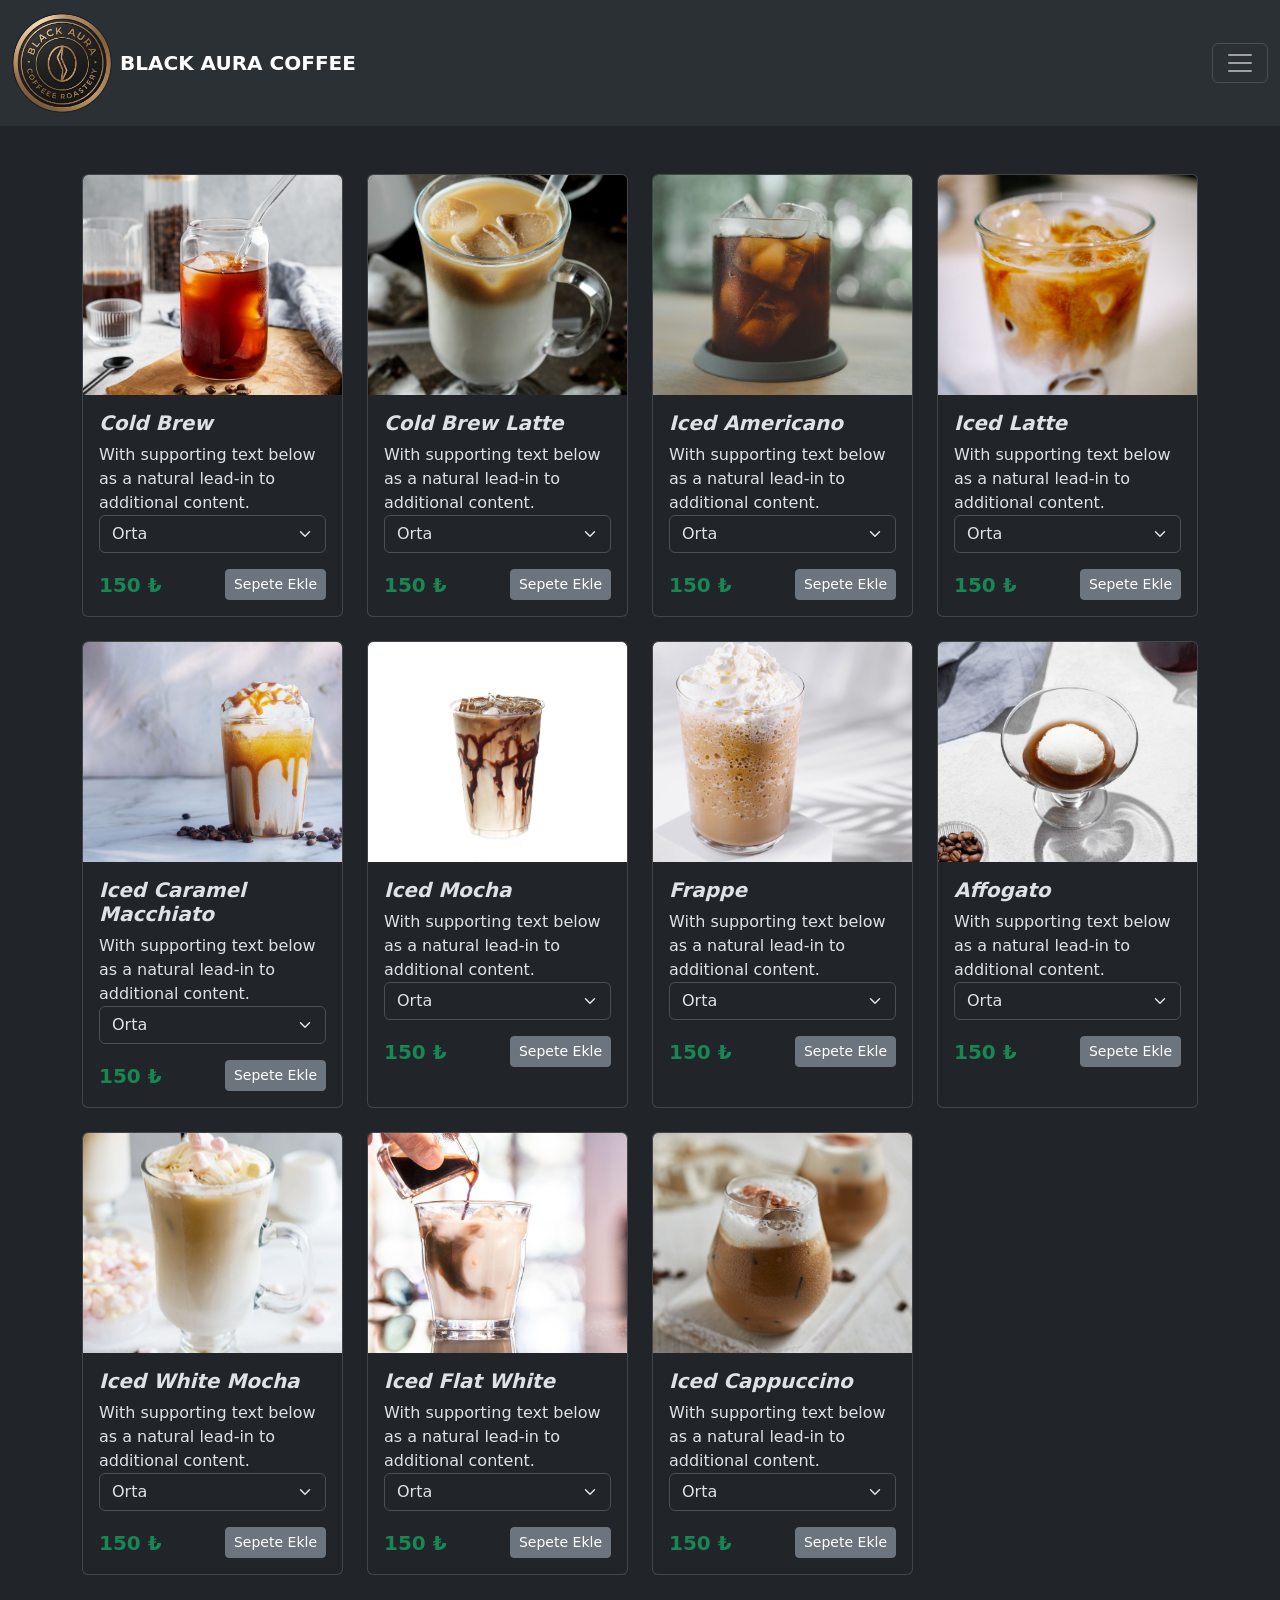
<file: sogukkahve.html>
<!DOCTYPE html>
<html lang="tr" data-bs-theme="dark">
    <head>
         <meta charset="utf-8">
        <meta name="viewport" content="width=device-width" initial-scale="1">
        <title>KAHVE DÜNYASI | MENÜ</title>
        <link href="https://cdn.jsdelivr.net/npm/bootstrap@5.3.8/dist/css/bootstrap.min.css" rel="stylesheet" integrity="sha384-sRIl4kxILFvY47J16cr9ZwB07vP4J8+LH7qKQnuqkuIAvNWLzeN8tE5YBujZqJLB" crossorigin="anonymous">
        <link rel="stylesheet" href="style.css">
    </head>
    <body class="bg-dark">
        <header>
            <nav class="navbar bg-body-tertiary">
              <div class="container-fluid">
                <a class="navbar-brand d-flex align-items-center" href="#">
                     <img src="resim/blackaura.jpeg" class=" border border-dark rounded-circle me-2" 
                     style="width: 100px; height: 100px; object-fit: cover;"><strong>BLACK AURA COFFEE</strong></a>
                     <!--logoyu ekledik link şeklinde ve boyutunu yazdık.d-flex yan yana durmalarını sağladı
                     resim ve yazının hangisine tıklasan da tek link şeklinde-->
                <button class="navbar-toggler" 
                type="button" 
                data-bs-toggle="offcanvas" 
                data-bs-target="#bilgiPaneli" 
                aria-controls="bilgiPaneli" 
                aria-label="Toggle navigation">
          <span class="navbar-toggler-icon"></span>
        </button>
        </div>
            </nav>
        </header>

        
  <main class="container my-5">
    <div class="row g-4">
        <div class="col-12 col-md-6 col-lg-3">
                            <div class="card product-card">
           <img src="resim/sogukkahveler/coldbrew.jpg" class="card-img-top coffeecoldbrew" alt="coldbrew" style="height: 220px; object-fit: cover;">
             <div class="card-body">
                <div>
                    <h5 class="card-title fst-italic fw-bold">Cold Brew</h5>
                    <p class="card-text">With supporting text below as a natural lead-in to additional content.</p>
                </div>
                <select class="form-select" aria-label="Default select example" onchange="updatePrice(this)">
                <option value="kücük" data-price="130">Küçük</option>
              <option value="orta" data-price="150" selected>Orta</option>
              <option value="büyük" data-price="170">Büyük</option>
          </select>
              <div class="d-flex justify-content-between align-items-center mt-3">
            <!--burda div e verilen class fiyat ve seete ekle butonu arası mesafe ayarı için-->
          <span class="fw-bold fs-5 text-success price-display ">150 ₺</span>
          <button type="button" class="btn btn-secondary btn-sm">Sepete Ekle</button>
           </div>
              </div>
            </div>
        </div>
         <div class="col-12 col-md-6 col-lg-3">
                            <div class="card product-card">
           <img src="resim/sogukkahveler/coldbrewlatte.jpg" class="card-img-top" alt="coldbrewlatte" style="height: 220px; object-fit: cover;">
             <div class="card-body">
                <div>
                    <h5 class="card-title fst-italic fw-bold">Cold Brew Latte</h5>
                    <p class="card-text">With supporting text below as a natural lead-in to additional content.</p>
                </div>
                <select class="form-select" aria-label="Default select example" onchange="updatePrice(this)">
                <option value="kücük" data-price="130">Küçük</option>
              <option value="orta" data-price="150" selected>Orta</option>
              <option value="büyük" data-price="170">Büyük</option>
          </select>
              <div class="d-flex justify-content-between align-items-center mt-3">
            <!--burda div e verilen class fiyat ve seete ekle butonu arası mesafe ayarı için-->
          <span class="fw-bold fs-5 text-success price-display ">150 ₺</span>
          <button type="button" class="btn btn-secondary btn-sm">Sepete Ekle</button>
           </div>
              </div>
            </div>
        </div>


        <div class="col-12 col-md-6 col-lg-3">
                            <div class="card product-card">
           <img src="resim/sogukkahveler/icedamericano.jpg" class="card-img-top coffeeicedamericano" alt="icedamericano" style="height: 220px; object-fit: cover;">
             <div class="card-body">
                <div>
                    <h5 class="card-title fst-italic fw-bold">Iced Americano</h5>
                    <p class="card-text">With supporting text below as a natural lead-in to additional content.</p>
                </div>
                <select class="form-select" aria-label="Default select example" onchange="updatePrice(this)">
                <option value="kücük" data-price="130">Küçük</option>
              <option value="orta" data-price="150" selected>Orta</option>
              <option value="büyük" data-price="170">Büyük</option>
          </select>
              <div class="d-flex justify-content-between align-items-center mt-3">
            <!--burda div e verilen class fiyat ve seete ekle butonu arası mesafe ayarı için-->
          <span class="fw-bold fs-5 text-success price-display ">150 ₺</span>
          <button type="button" class="btn btn-secondary btn-sm">Sepete Ekle</button>
           </div>
              </div>
            </div>
        </div>

        <div class="col-12 col-md-6 col-lg-3">
                            <div class="card product-card">
           <img src="resim/sogukkahveler/icedlatte.jpg" class="card-img-top" alt="icedlatte" style="height: 220px; object-fit: cover;">
             <div class="card-body">
                <div>
                    <h5 class="card-title fst-italic fw-bold">Iced Latte</h5>
                    <p class="card-text">With supporting text below as a natural lead-in to additional content.</p>
                </div>
                <select class="form-select" aria-label="Default select example" onchange="updatePrice(this)">
                <option value="kücük" data-price="130">Küçük</option>
              <option value="orta" data-price="150" selected>Orta</option>
              <option value="büyük" data-price="170">Büyük</option>
          </select>
              <div class="d-flex justify-content-between align-items-center mt-3">
            <!--burda div e verilen class fiyat ve seete ekle butonu arası mesafe ayarı için-->
          <span class="fw-bold fs-5 text-success price-display ">150 ₺</span>
          <button type="button" class="btn btn-secondary btn-sm">Sepete Ekle</button>
           </div>
              </div>
            </div>
        </div>

        <div class="col-12 col-md-6 col-lg-3">
                            <div class="card product-card">
           <img src="resim/sogukkahveler/icedcaramelmacchiato.jpg" class="card-img-top" alt="icedcaramelmacchiato" style="height: 220px; object-fit: cover;">
             <div class="card-body">
                <div>
                    <h5 class="card-title fst-italic fw-bold">Iced Caramel Macchiato</h5>
                    <p class="card-text">With supporting text below as a natural lead-in to additional content.</p>
                </div>
                <select class="form-select" aria-label="Default select example" onchange="updatePrice(this)">
                <option value="kücük" data-price="130">Küçük</option>
              <option value="orta" data-price="150" selected>Orta</option>
              <option value="büyük" data-price="170">Büyük</option>
          </select>
              <div class="d-flex justify-content-between align-items-center mt-3">
            <!--burda div e verilen class fiyat ve seete ekle butonu arası mesafe ayarı için-->
          <span class="fw-bold fs-5 text-success price-display ">150 ₺</span>
          <button type="button" class="btn btn-secondary btn-sm">Sepete Ekle</button>
           </div>
              </div>
            </div>
        </div>

        <div class="col-12 col-md-6 col-lg-3">
                            <div class="card product-card">
           <img src="resim/sogukkahveler/icedmocha.jpg" class="card-img-top" alt="icedmocha" style="height: 220px; object-fit: cover;">
             <div class="card-body">
                <div>
                    <h5 class="card-title fst-italic fw-bold">Iced Mocha</h5>
                    <p class="card-text">With supporting text below as a natural lead-in to additional content.</p>
                </div>
                <select class="form-select" aria-label="Default select example" onchange="updatePrice(this)">
                <option value="kücük" data-price="130">Küçük</option>
              <option value="orta" data-price="150" selected>Orta</option>
              <option value="büyük" data-price="170">Büyük</option>
          </select>
              <div class="d-flex justify-content-between align-items-center mt-3">
            <!--burda div e verilen class fiyat ve seete ekle butonu arası mesafe ayarı için-->
          <span class="fw-bold fs-5 text-success price-display ">150 ₺</span>
          <button type="button" class="btn btn-secondary btn-sm">Sepete Ekle</button>
           </div>
              </div>
            </div>
        </div>

        <div class="col-12 col-md-6 col-lg-3">
                            <div class="card product-card">
           <img src="resim/sogukkahveler/frappe.jpg" class="card-img-top coffeefrappe" alt="frappe" style="height: 220px; object-fit: cover;">
             <div class="card-body">
                <div>
                    <h5 class="card-title fst-italic fw-bold">Frappe</h5>
                    <p class="card-text">With supporting text below as a natural lead-in to additional content.</p>
                </div>
                <select class="form-select" aria-label="Default select example" onchange="updatePrice(this)">
                <option value="kücük" data-price="130">Küçük</option>
              <option value="orta" data-price="150" selected>Orta</option>
              <option value="büyük" data-price="170">Büyük</option>
          </select>
              <div class="d-flex justify-content-between align-items-center mt-3">
            <!--burda div e verilen class fiyat ve seete ekle butonu arası mesafe ayarı için-->
          <span class="fw-bold fs-5 text-success price-display ">150 ₺</span>
          <button type="button" class="btn btn-secondary btn-sm">Sepete Ekle</button>
           </div>
              </div>
            </div>
        </div>

        <div class="col-12 col-md-6 col-lg-3">
                            <div class="card product-card">
           <img src="resim/sogukkahveler/affogato.jpg" class="card-img-top" alt="affogato" style="height: 220px; object-fit: cover;">
             <div class="card-body">
                <div>
                    <h5 class="card-title fst-italic fw-bold">Affogato</h5>
                    <p class="card-text">With supporting text below as a natural lead-in to additional content.</p>
                </div>
                <select class="form-select" aria-label="Default select example" onchange="updatePrice(this)">
                <option value="kücük" data-price="130">Küçük</option>
              <option value="orta" data-price="150" selected>Orta</option>
              <option value="büyük" data-price="170">Büyük</option>
          </select>
              <div class="d-flex justify-content-between align-items-center mt-3">
            <!--burda div e verilen class fiyat ve seete ekle butonu arası mesafe ayarı için-->
          <span class="fw-bold fs-5 text-success price-display ">150 ₺</span>
          <button type="button" class="btn btn-secondary btn-sm">Sepete Ekle</button>
           </div>
              </div>
            </div>
        </div>

        <div class="col-12 col-md-6 col-lg-3">
                            <div class="card product-card">
           <img src="resim/sogukkahveler/icedwhitemocha.jpg" class="card-img-top coffeicedwhitemocha" alt="icedwhitemocha" style="height: 220px; object-fit: cover;">
             <div class="card-body">
                <div>
                    <h5 class="card-title fst-italic fw-bold">Iced White Mocha</h5>
                    <p class="card-text">With supporting text below as a natural lead-in to additional content.</p>
                </div>
                <select class="form-select" aria-label="Default select example" onchange="updatePrice(this)">
                <option value="kücük" data-price="130">Küçük</option>
              <option value="orta" data-price="150" selected>Orta</option>
              <option value="büyük" data-price="170">Büyük</option>
          </select>
              <div class="d-flex justify-content-between align-items-center mt-3">
            <!--burda div e verilen class fiyat ve seete ekle butonu arası mesafe ayarı için-->
          <span class="fw-bold fs-5 text-success price-display ">150 ₺</span>
          <button type="button" class="btn btn-secondary btn-sm">Sepete Ekle</button>
           </div>
              </div>
            </div>
        </div>

        <div class="col-12 col-md-6 col-lg-3">
                            <div class="card product-card">
           <img src="resim/sogukkahveler/icedflatwhite.jpg" class="card-img-top" alt="icedflatwhite" style="height: 220px; object-fit: cover;">
             <div class="card-body">
                <div>
                    <h5 class="card-title fst-italic fw-bold">Iced Flat White</h5>
                    <p class="card-text">With supporting text below as a natural lead-in to additional content.</p>
                </div>
                <select class="form-select" aria-label="Default select example" onchange="updatePrice(this)">
                <option value="kücük" data-price="130">Küçük</option>
              <option value="orta" data-price="150" selected>Orta</option>
              <option value="büyük" data-price="170">Büyük</option>
          </select>
              <div class="d-flex justify-content-between align-items-center mt-3">
            <!--burda div e verilen class fiyat ve seete ekle butonu arası mesafe ayarı için-->
          <span class="fw-bold fs-5 text-success price-display ">150 ₺</span>
          <button type="button" class="btn btn-secondary btn-sm">Sepete Ekle</button>
           </div>
              </div>
            </div>
        </div>

        <div class="col-12 col-md-6 col-lg-3">
                            <div class="card product-card">
           <img src="resim/sogukkahveler/icedcappuccino.jpg" class="card-img-top coffeeicedcappuccino" alt="icedcappuccino" style="height: 220px; object-fit: cover;">
             <div class="card-body">
                <div>
                    <h5 class="card-title fst-italic fw-bold">Iced Cappuccino</h5>
                    <p class="card-text">With supporting text below as a natural lead-in to additional content.</p>
                </div>
                <select class="form-select" aria-label="Default select example" onchange="updatePrice(this)">
                <option value="kücük" data-price="130">Küçük</option>
              <option value="orta" data-price="150" selected>Orta</option>
              <option value="büyük" data-price="170">Büyük</option>
          </select>
              <div class="d-flex justify-content-between align-items-center mt-3">
            <!--burda div e verilen class fiyat ve seete ekle butonu arası mesafe ayarı için-->
          <span class="fw-bold fs-5 text-success price-display ">150 ₺</span>
          <button type="button" class="btn btn-secondary btn-sm">Sepete Ekle</button>
           </div>
              </div>
            </div>
        </div>
    </div>
  </main>

  <div class="offcanvas offcanvas-start text-bg-dark" tabindex="-1"  id="bilgiPaneli" aria-labelledby="offcanvasDarkLabel">
              <div class="offcanvas-header">
                <h5 class="offcanvas-title" id="offcanvasDarkLabel">☕ MAĞAZA BİLGİLERİ & İLETİŞİM</h5>
                  <button type="button" class="btn-close btn-close-white" data-bs-dismiss="offcanvas" aria-label="Close"></button>
            </div>
            <div class="offcanvas-body">
                <p>Black Aura Coffee 6 ülkede toplam 1000'e yakın satış noktası bulunan bir kafedir.
                   Öğütülmüş kahve çeşitleri ile zengin lezzetler sizi beklemektedir.
                </p>
          </div>
          <div class="offcanvas-body">
             <img src="resim/cekirdekkahve.jpg" style="width: 350px; height: 350px; ">
            </div>
  <div class="offcanvas-body">
    <div class="container" >
      <div class="row ">
        <div class="col-12 col-md-12">
            <h6 class="fw-bold border-bottom ">Hakkımızda</h6>
            <div>
              <p>Black Aura Coffee, Türkiye merkezli bir kahve ve çikolata markası olarak
                faaliyet gösteren, perakende kafe işletmeciliği
                 ile üretim alanlarını bir araya getiren bir kuruluştur.</p>
            </div>
            
        <div class="col-12 col-md-12 ">
            <h6 class="fw-bold border-bottom pb-2">İletişim & Adres</h6>
            <ul>
              <li>İletişim: 0346 798 83 83</li>
              <li>Adres: Gültepe Mah. Farabi Cd. No:22
                <br>
                58080 Okullar Bölgesi 
                <br>
                Sivas/Merkez</li>
            </ul>
        </div>
        <div class="col-12 col-md-12">
            <h6 class="fw-bold border-bottom pb-2">Sıkça Sorulan Sorular</h6>
        </div>
      </div>
    </div>
  </div>
  </div> 
        </div>
            
            <script src="https://cdn.jsdelivr.net/npm/bootstrap@5.3.8/dist/js/bootstrap.bundle.min.js" integrity="sha384-FKyoEForCGlyvwx9Hj09JcYn3nv7wiPVlz7YYwJrWVcXK/BmnVDxM+D2scQbITxI" crossorigin="anonymous"></script>
     <script>
          function updatePrice(selectElement) {
            // Seçilen seçeneği (option) yakala
              const selectedOption = selectElement.options[selectElement.selectedIndex];
             // data-price değerini al
               const price = selectedOption.getAttribute('data-price');
              // Eğer geçerli bir fiyat varsa kartın içindeki price-display alanını güncelle
               if (price) {
             const cardBody = selectElement.closest('.card-body');
             const priceDisplay = cardBody.querySelector('.price-display');
                  priceDisplay.textContent = price + ' ₺';
              }
          }
          </script> 
    
        </body>
</html>
</file>
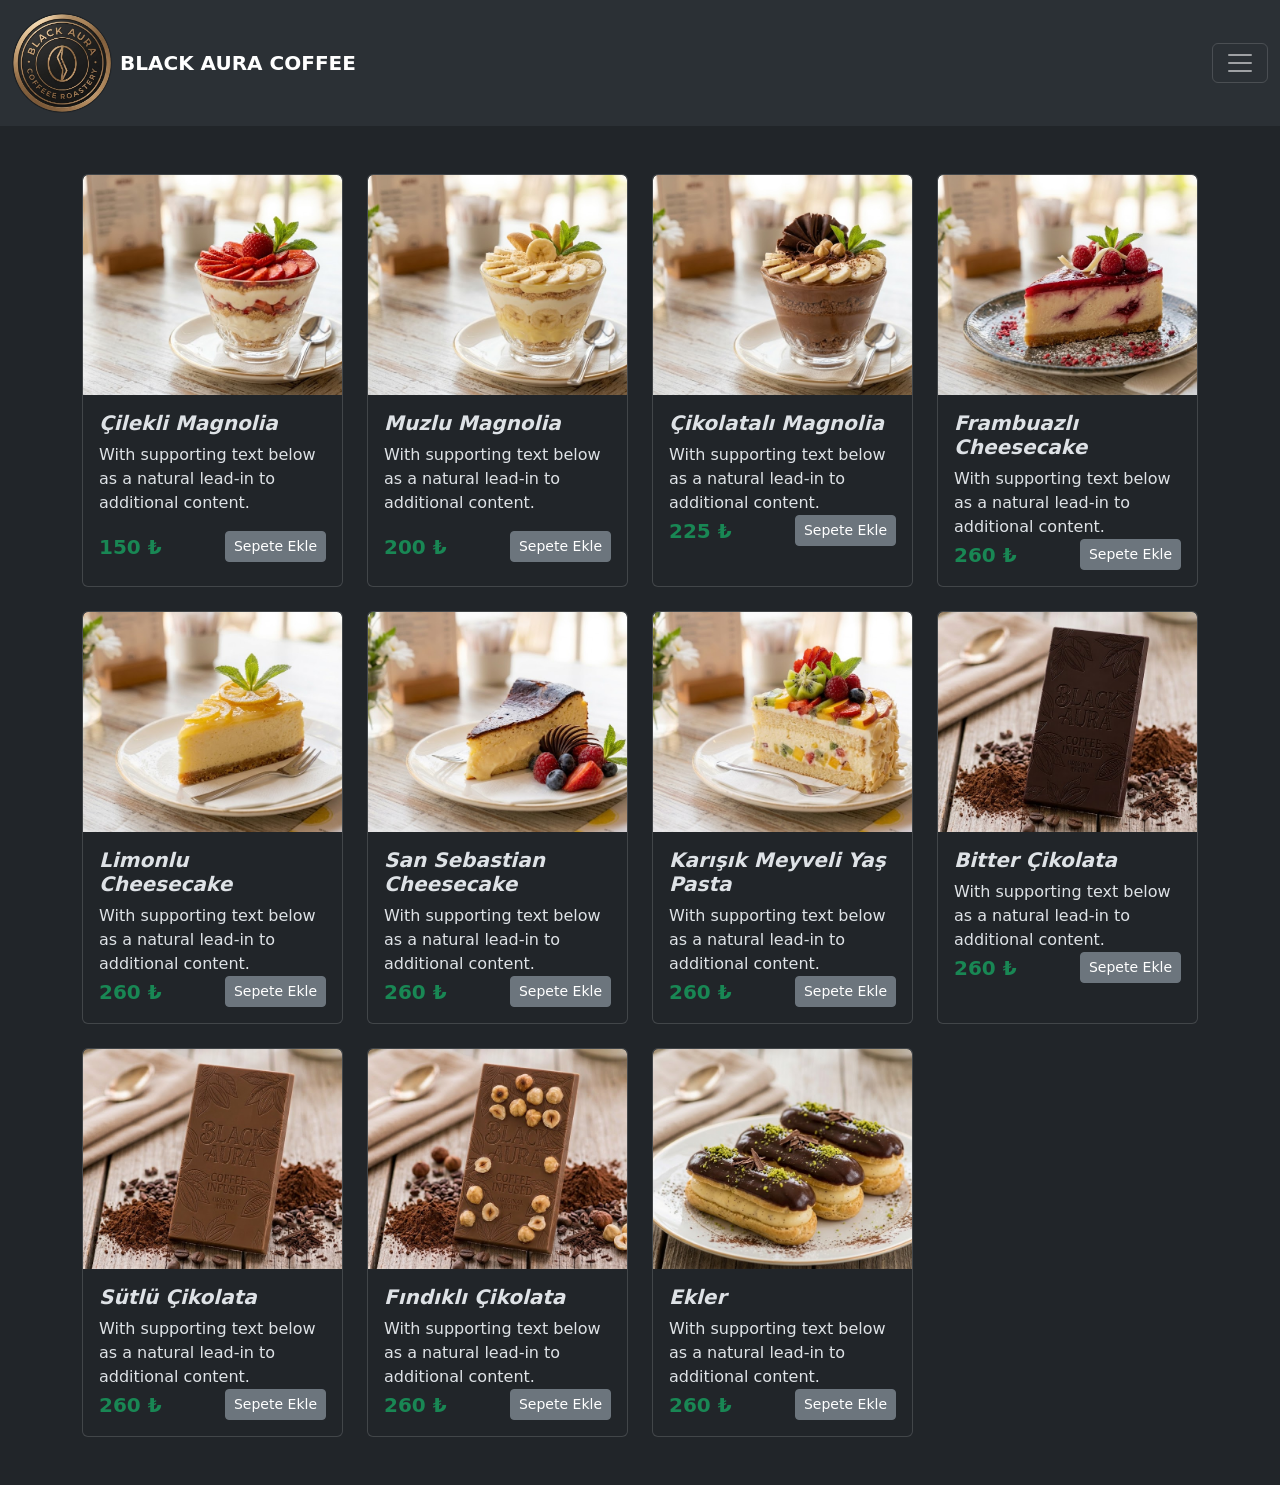
<file: tatli.html>
<!DOCTYPE html>
<html lang="tr" data-bs-theme="dark">
    <head>
         <meta charset="utf-8">
        <meta name="viewport" content="width=device-width" initial-scale="1">
        <title>KAHVE DÜNYASI | MENÜ</title>
        <link href="https://cdn.jsdelivr.net/npm/bootstrap@5.3.8/dist/css/bootstrap.min.css" rel="stylesheet" integrity="sha384-sRIl4kxILFvY47J16cr9ZwB07vP4J8+LH7qKQnuqkuIAvNWLzeN8tE5YBujZqJLB" crossorigin="anonymous">
        <link rel="stylesheet" href="style.css">
    </head>
         <body class="bg-dark">
        <header >
            <nav class="navbar bg-body-tertiary">
              <div class="container-fluid">
                <a class="navbar-brand d-flex align-items-center" href="#">
                     <img src="resim/blackaura.jpeg" class=" border border-dark rounded-circle me-2" 
                     style="width: 100px; height: 100px; object-fit: cover;"><strong>BLACK AURA COFFEE</strong></a>
                     <!--logoyu ekledik link şeklinde ve boyutunu yazdık.d-flex yan yana durmalarını sağladı
                     resim ve yazının hangisine tıklasan da tek link şeklinde-->
                <button class="navbar-toggler" 
                type="button" 
                data-bs-toggle="offcanvas" 
                data-bs-target="#bilgiPaneli" 
                aria-controls="bilgiPaneli" 
                aria-label="Toggle navigation">
          <span class="navbar-toggler-icon"></span>
        </button>
        </div>
            </nav>
        </header>
        
        <main class="container my-5">
            <div class="row g-4">
            <div class="col-12 col-md-6 col-lg-3">
                         <!--kartlar arasına dikey ve yatayda eşit ızgara boşluğu koyar.-->
                <div class="card product-card">
           <img src="resim/tatlilar/cileklimagnolia.jpg" class="card-img-top" alt="cileklimagnolia" style="height: 220px; object-fit: cover;">
             <div class="card-body">
                <div>
                    <h5 class="card-title fst-italic fw-bold">Çilekli Magnolia</h5>
                    <p class="card-text">With supporting text below as a natural lead-in to additional content.</p>
                </div>
              
              <div class="d-flex justify-content-between align-items-center mt-3">
            <!--burda div e verilen class fiyat ve seete ekle butonu arası mesafe ayarı için-->
          <span class="fw-bold fs-5 text-success price-display ">150 ₺</span>
          <button type="button" class="btn btn-secondary btn-sm">Sepete Ekle</button>
           </div>
              </div>
            </div>
            </div>

            <div class="col-12 col-md-6 col-lg-3">
                        <div class="card product-card">
           <img src="resim/tatlilar/muzlumagnolia.jpg" class="card-img-top" alt="muzlumagnolia" style="height: 220px; object-fit: cover;">
             <div class="card-body">
                <div>
                    <h5 class="card-title fst-italic fw-bold">Muzlu Magnolia</h5>
                    <p class="card-text">With supporting text below as a natural lead-in to additional content.</p>
                </div>
          <div class="d-flex justify-content-between align-items-center mt-3">
            <!--burda div e verilen class fiyat ve seete ekle butonu arası mesafe ayarı için-->
          <span class="fw-bold fs-5 text-success price-display ">200 ₺</span>
          <button type="button" class="btn btn-secondary btn-sm">Sepete Ekle</button>
           </div>
              </div>
            </div>
            </div>

            <div class="col-12 col-md-6 col-lg-3">
                        <div class="card product-card">
           <img src="resim/tatlilar/cikolatalimagnolia.jpg" class="card-img-top" alt="cikolatalimagnolia" class="card-img-top" style="height: 220px;
object-fit: cover;" >
             <div class="card-body">
                <div>
                    <h5 class="card-title fst-italic fw-bold">Çikolatalı Magnolia</h5>
                    <p class="card-text">With supporting text below as a natural lead-in to additional content.</p>
                </div>
              <div class="d-flex justify-content-between align-items-center" mt-3>
            <!--burda div e verilen class fiyat ve seete ekle butonu arası mesafe ayarı için-->
          <span class="fw-bold fs-5 text-success price-display">225 ₺</span>
          <button type="button" class="btn btn-secondary btn-sm">Sepete Ekle</button>
           </div>
              </div>
            </div>
            </div>
                       <div class="col-12 col-md-6 col-lg-3">
                         <!--kartlar arasına dikey ve yatayda eşit ızgara boşluğu koyar.-->
                <div class="card product-card">
           <img src="resim/tatlilar/frambuazlicheesecake.jpg" class="card-img-top" alt="frambuazlicheesecake" class="card-img-top"  style="height: 220px; object-fit: cover;">
             <div class="card-body">
                <div>
                    <h5 class="card-title fst-italic fw-bold">Frambuazlı Cheesecake</h5>
                    <p class="card-text">With supporting text below as a natural lead-in to additional content.</p>
                </div>
              <div class="d-flex justify-content-between align-items-center" mt-3>
            <!--burda div e verilen class fiyat ve seete ekle butonu arası mesafe ayarı için-->
          <span class="fw-bold fs-5 text-success price-display">260 ₺</span>
          <button type="button" class="btn btn-secondary btn-sm">Sepete Ekle</button>
           </div>
              </div>
            </div>
            </div>

             <div class="col-12 col-md-6 col-lg-3">
                         <!--kartlar arasına dikey ve yatayda eşit ızgara boşluğu koyar.-->
                <div class="card product-card">
           <img src="resim/tatlilar/limonlucheesecake.jpg" class="card-img-top" alt="limonlucheesecake" class="card-img-top" style="height: 220px; object-fit: cover;">
             <div class="card-body">
                <div>
                    <h5 class="card-title fst-italic fw-bold">Limonlu Cheesecake</h5>
                    <p class="card-text">With supporting text below as a natural lead-in to additional content.</p>
                </div>
              <div class="d-flex justify-content-between align-items-center" mt-3>
            <!--burda div e verilen class fiyat ve seete ekle butonu arası mesafe ayarı için-->
          <span class="fw-bold fs-5 text-success price-display">260 ₺</span>
          <button type="button" class="btn btn-secondary btn-sm">Sepete Ekle</button>
           </div>
              </div>
            </div>
            </div>

             <div class="col-12 col-md-6 col-lg-3">
                         <!--kartlar arasına dikey ve yatayda eşit ızgara boşluğu koyar.-->
                <div class="card product-card">
           <img src="resim/tatlilar/sansebastiancheesecake.jpg" class="card-img-top" alt="sansebastiancheesecake" class="card-img-top"  style="height: 220px; object-fit: cover;">
             <div class="card-body">
                <div>
                    <h5 class="card-title fst-italic fw-bold">San Sebastian Cheesecake</h5>
                    <p class="card-text">With supporting text below as a natural lead-in to additional content.</p>
                </div>
              <div class="d-flex justify-content-between align-items-center" mt-3>
            <!--burda div e verilen class fiyat ve seete ekle butonu arası mesafe ayarı için-->
          <span class="fw-bold fs-5 text-success price-display">260 ₺</span>
          <button type="button" class="btn btn-secondary btn-sm">Sepete Ekle</button>
           </div>
              </div>
            </div>
            </div>

             <div class="col-12 col-md-6 col-lg-3">
                         <!--kartlar arasına dikey ve yatayda eşit ızgara boşluğu koyar.-->
                <div class="card product-card">
           <img src="resim/tatlilar/karişikmeyveliyaspasta.jpg" class="card-img-top" alt="karişikmeyveliyaspasta" class="card-img-top"  style="height: 220px; object-fit: cover;">
             <div class="card-body">
                <div>
                    <h5 class="card-title fst-italic fw-bold">Karışık Meyveli Yaş Pasta</h5>
                    <p class="card-text">With supporting text below as a natural lead-in to additional content.</p>
                </div>
              <div class="d-flex justify-content-between align-items-center" mt-3>
            <!--burda div e verilen class fiyat ve seete ekle butonu arası mesafe ayarı için-->
          <span class="fw-bold fs-5 text-success price-display">260 ₺</span>
          <button type="button" class="btn btn-secondary btn-sm">Sepete Ekle</button>
           </div>
              </div>
            </div>
            </div>

            <div class="col-12 col-md-6 col-lg-3">
                         <!--kartlar arasına dikey ve yatayda eşit ızgara boşluğu koyar.-->
                <div class="card product-card">
           <img src="resim/tatlilar/bitter.jpg" class="card-img-top" alt="bitter" class="card-img-top" style="height: 220px; object-fit: cover;">
             <div class="card-body">
                <div>
                    <h5 class="card-title fst-italic fw-bold">Bitter Çikolata</h5>
                    <p class="card-text">With supporting text below as a natural lead-in to additional content.</p>
                </div>
              <div class="d-flex justify-content-between align-items-center" mt-3>
            <!--burda div e verilen class fiyat ve seete ekle butonu arası mesafe ayarı için-->
          <span class="fw-bold fs-5 text-success price-display">260 ₺</span>
          <button type="button" class="btn btn-secondary btn-sm">Sepete Ekle</button>
           </div>
              </div>
            </div>
            </div>

              <div class="col-12 col-md-6 col-lg-3">
                         <!--kartlar arasına dikey ve yatayda eşit ızgara boşluğu koyar.-->
                <div class="card product-card">
           <img src="resim/tatlilar/sütlücikolata.jpg" class="card-img-top" alt="sütlücikolata" class="card-img-top" style="height: 220px; object-fit: cover;">
             <div class="card-body">
                <div>
                    <h5 class="card-title fst-italic fw-bold">Sütlü Çikolata</h5>
                    <p class="card-text">With supporting text below as a natural lead-in to additional content.</p>
                </div>
              <div class="d-flex justify-content-between align-items-center" mt-3>
            <!--burda div e verilen class fiyat ve seete ekle butonu arası mesafe ayarı için-->
          <span class="fw-bold fs-5 text-success price-display">260 ₺</span>
          <button type="button" class="btn btn-secondary btn-sm">Sepete Ekle</button>
           </div>
              </div>
            </div>
            </div>

              <div class="col-12 col-md-6 col-lg-3">
                         <!--kartlar arasına dikey ve yatayda eşit ızgara boşluğu koyar.-->
                <div class="card product-card">
           <img src="resim/tatlilar/findikli.jpg" class="card-img-top" alt="findikli" class="card-img-top" style="height: 220px; object-fit: cover;">
             <div class="card-body">
                <div>
                    <h5 class="card-title fst-italic fw-bold">Fındıklı Çikolata</h5>
                    <p class="card-text">With supporting text below as a natural lead-in to additional content.</p>
                </div>
              <div class="d-flex justify-content-between align-items-center" mt-3>
            <!--burda div e verilen class fiyat ve seete ekle butonu arası mesafe ayarı için-->
          <span class="fw-bold fs-5 text-success price-display">260 ₺</span>
          <button type="button" class="btn btn-secondary btn-sm">Sepete Ekle</button>
           </div>
              </div>
            </div>
            </div>

              <div class="col-12 col-md-6 col-lg-3">
                         <!--kartlar arasına dikey ve yatayda eşit ızgara boşluğu koyar.-->
                <div class="card product-card">
           <img src="resim/tatlilar/ekler.jpg" class="card-img-top" alt="ekler" class="card-img-top" style="height: 220px; object-fit: cover;">
             <div class="card-body">
                <div>
                    <h5 class="card-title fst-italic fw-bold">Ekler</h5>
                    <p class="card-text">With supporting text below as a natural lead-in to additional content.</p>
                </div>
              <div class="d-flex justify-content-between align-items-center" mt-3>
            <!--burda div e verilen class fiyat ve seete ekle butonu arası mesafe ayarı için-->
          <span class="fw-bold fs-5 text-success price-display">260 ₺</span>
          <button type="button" class="btn btn-secondary btn-sm">Sepete Ekle</button>
           </div>
              </div>
            </div>
            </div>
        </main>
        
        <div class="offcanvas offcanvas-start text-bg-dark" tabindex="-1"  id="bilgiPaneli" aria-labelledby="offcanvasDarkLabel">
              <div class="offcanvas-header">
                <h5 class="offcanvas-title" id="offcanvasDarkLabel">☕ MAĞAZA BİLGİLERİ & İLETİŞİM</h5>
                  <button type="button" class="btn-close btn-close-white" data-bs-dismiss="offcanvas" aria-label="Close"></button>
            </div>
            <div class="offcanvas-body">
                <p>Black Aura Coffee 6 ülkede toplam 1000'e yakın satış noktası bulunan bir kafedir.
                   Öğütülmüş kahve çeşitleri ile zengin lezzetler sizi beklemektedir.
                </p>
          </div>
          <div class="offcanvas-body">
             <img src="resim/cekirdekkahve.jpg" style="width: 350px; height: 350px; ">
            </div>
  <div class="offcanvas-body">
    <div class="container" >
      <div class="row ">
        <div class="col-12 col-md-12">
            <h6 class="fw-bold border-bottom ">Hakkımızda</h6>
            <div>
              <p>Black Aura Coffee, Türkiye merkezli bir kahve ve çikolata markası olarak
                faaliyet gösteren, perakende kafe işletmeciliği
                 ile üretim alanlarını bir araya getiren bir kuruluştur.</p>
            </div>
            
        <div class="col-12 col-md-12 ">
            <h6 class="fw-bold border-bottom pb-2">İletişim & Adres</h6>
            <ul>
              <li>İletişim: 0346 798 83 83</li>
              <li>Adres: Gültepe Mah. Farabi Cd. No:22
                <br>
                58080 Okullar Bölgesi 
                <br>
                Sivas/Merkez</li>
            </ul>
        </div>
        <div class="col-12 col-md-12">
            <h6 class="fw-bold border-bottom pb-2">Sıkça Sorulan Sorular</h6>
        </div>
      </div>
    </div>
  </div>
  </div> 
            </div>
        <!-- 1. Genel Bilgi -->
        <div class="col-12 col-md-4">
</div>

        <script src="https://cdn.jsdelivr.net/npm/bootstrap@5.3.8/dist/js/bootstrap.bundle.min.js" integrity="sha384-FKyoEForCGlyvwx9Hj09JcYn3nv7wiPVlz7YYwJrWVcXK/BmnVDxM+D2scQbITxI" crossorigin="anonymous"></script>

    
    </body>
</html>
</file>
<file: style.css>
.card {
    height: 100%; /* Sayfa düzeninde kartların eşit boyda durmasını sağlar */
    display: flex;
    flex-direction: column;
    overflow:hidden;
}
.card img{
  width: 100% !important;
  border-top-left-radius: calc(0.375rem - 1px) ;
  border-top-right-radius: calc(0.375rem - 1px) ;
}
#kahve, #soguk {
  height: 450px;
}

#filtre{
  height: 400px;
}
#col-md-6{
  width: 850px;
}
/*espresso.html*/
#latte{
object-position: center bottom;
}
 #mocha{
  object-position: 50% 90%;
 }
#cortado , #espressomachiato{
  object-position: 50% 75%;
}
#lungo {
  object-position: 50% 88%;
}
#filtreee{
  object-position: 50% 80%;
}
/*sogukkahve.html*/
.coffeeicedamericano , .coffeecoldbrew{
  object-position: 50% 65%;
}
.coffeefrappe{
  object-position: 50% 70%;
}
.coffeeicedcappuccino , .coffeicedwhitemocha{
  object-position: 50% 65%;
}
/*paketkahveler*/
.paketkahveler{
  object-position: bottom;
}
</file>
